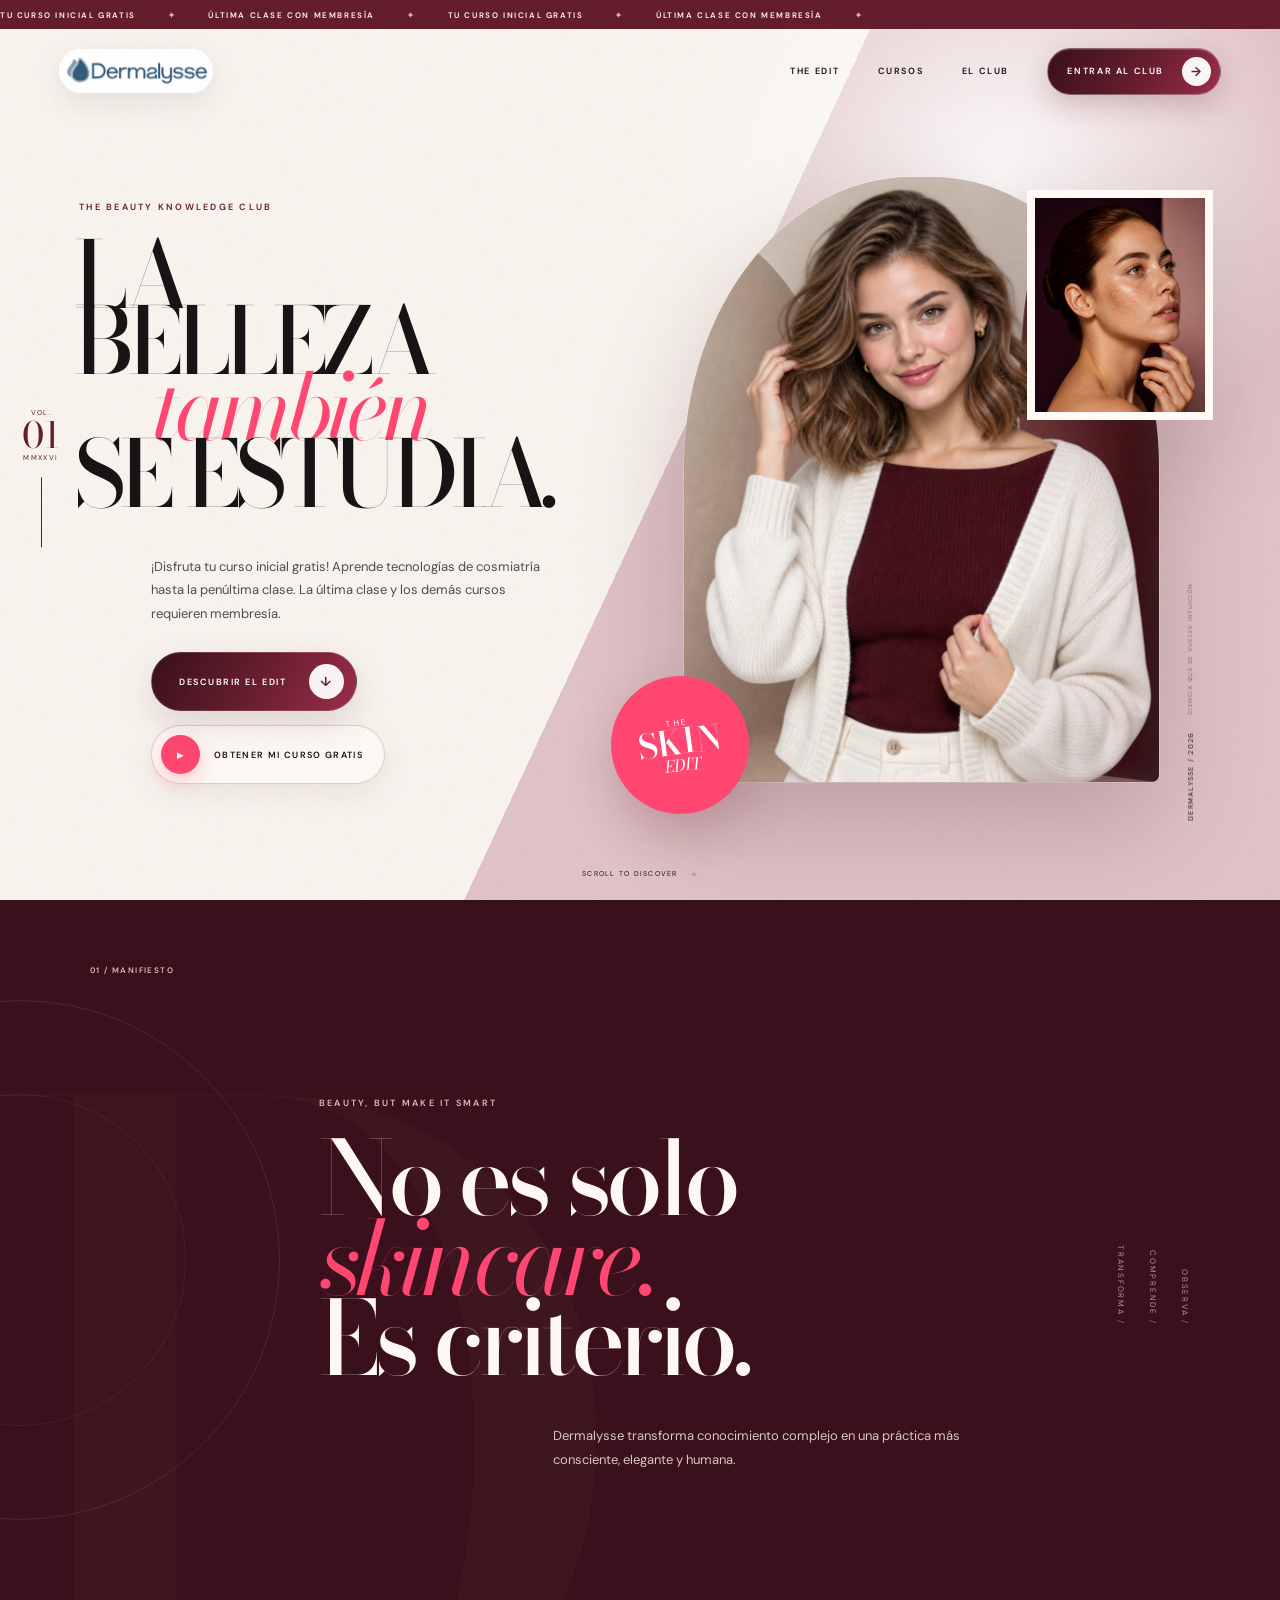
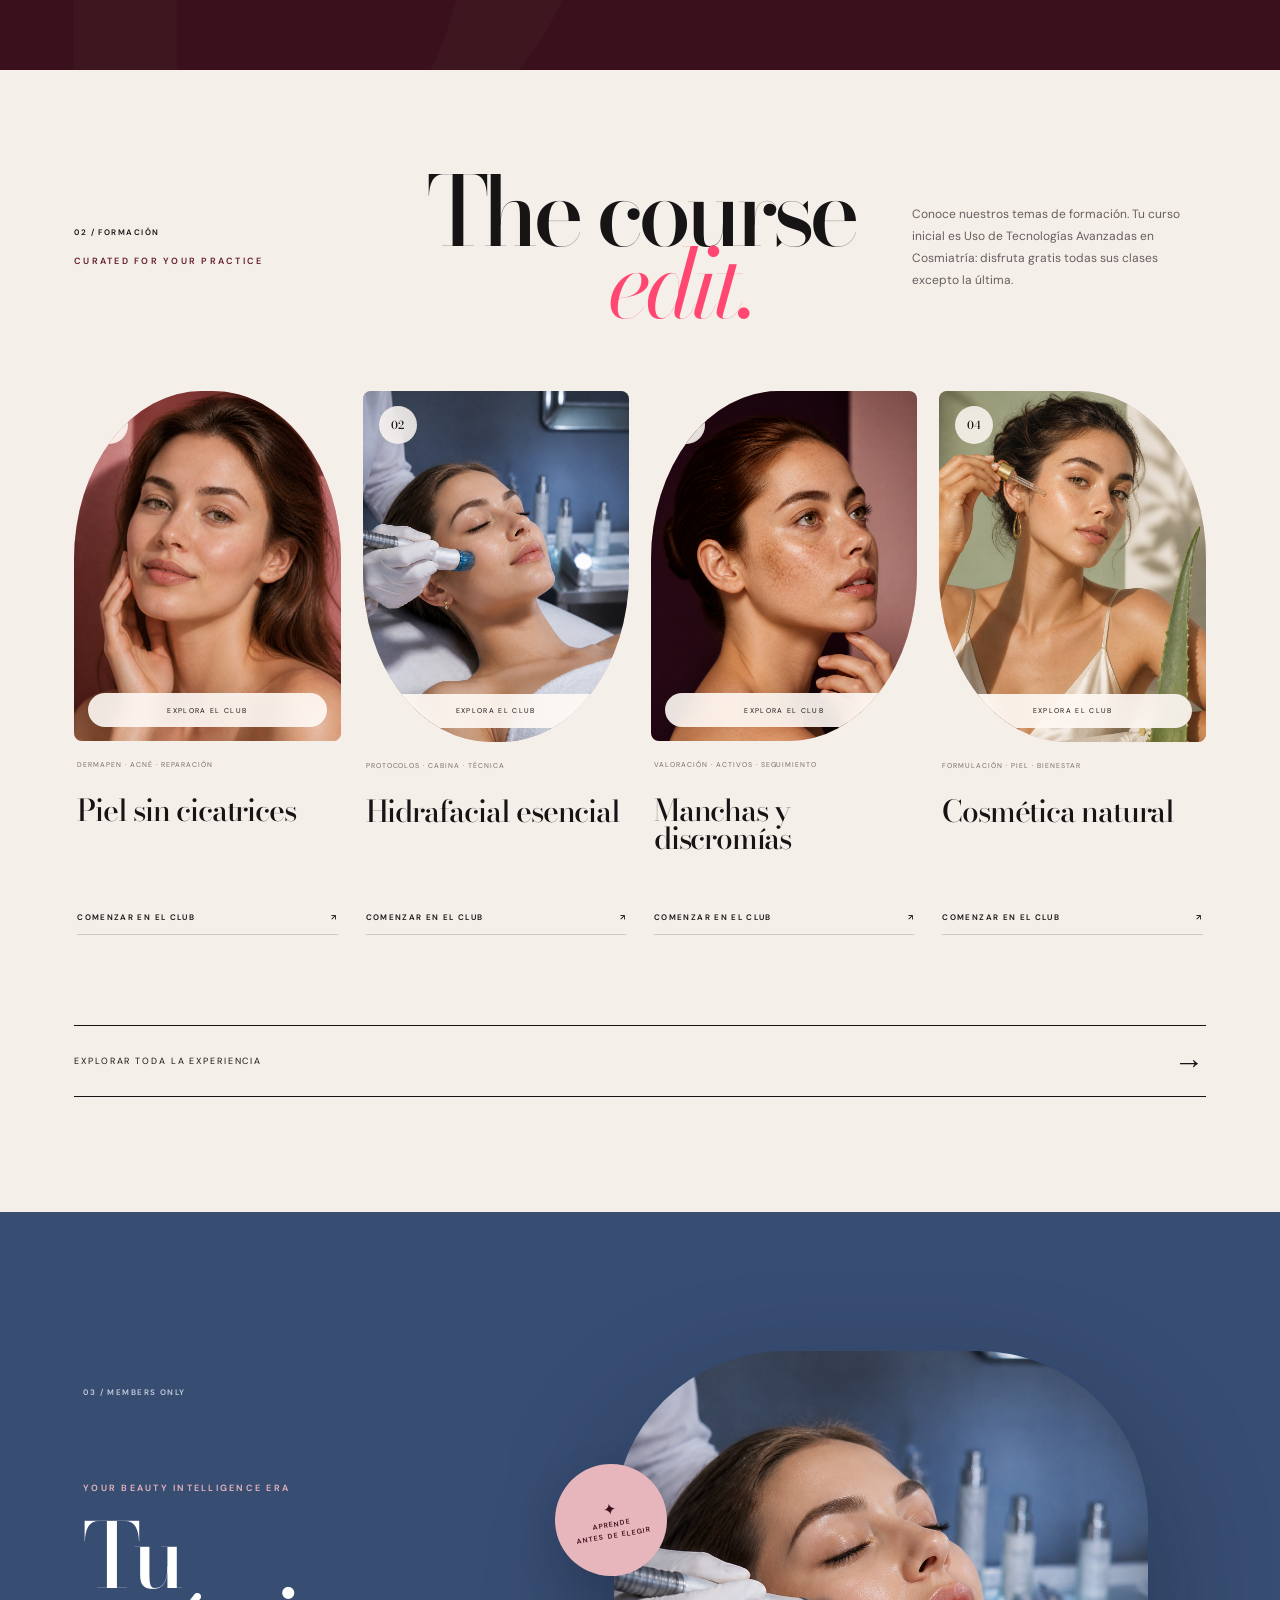
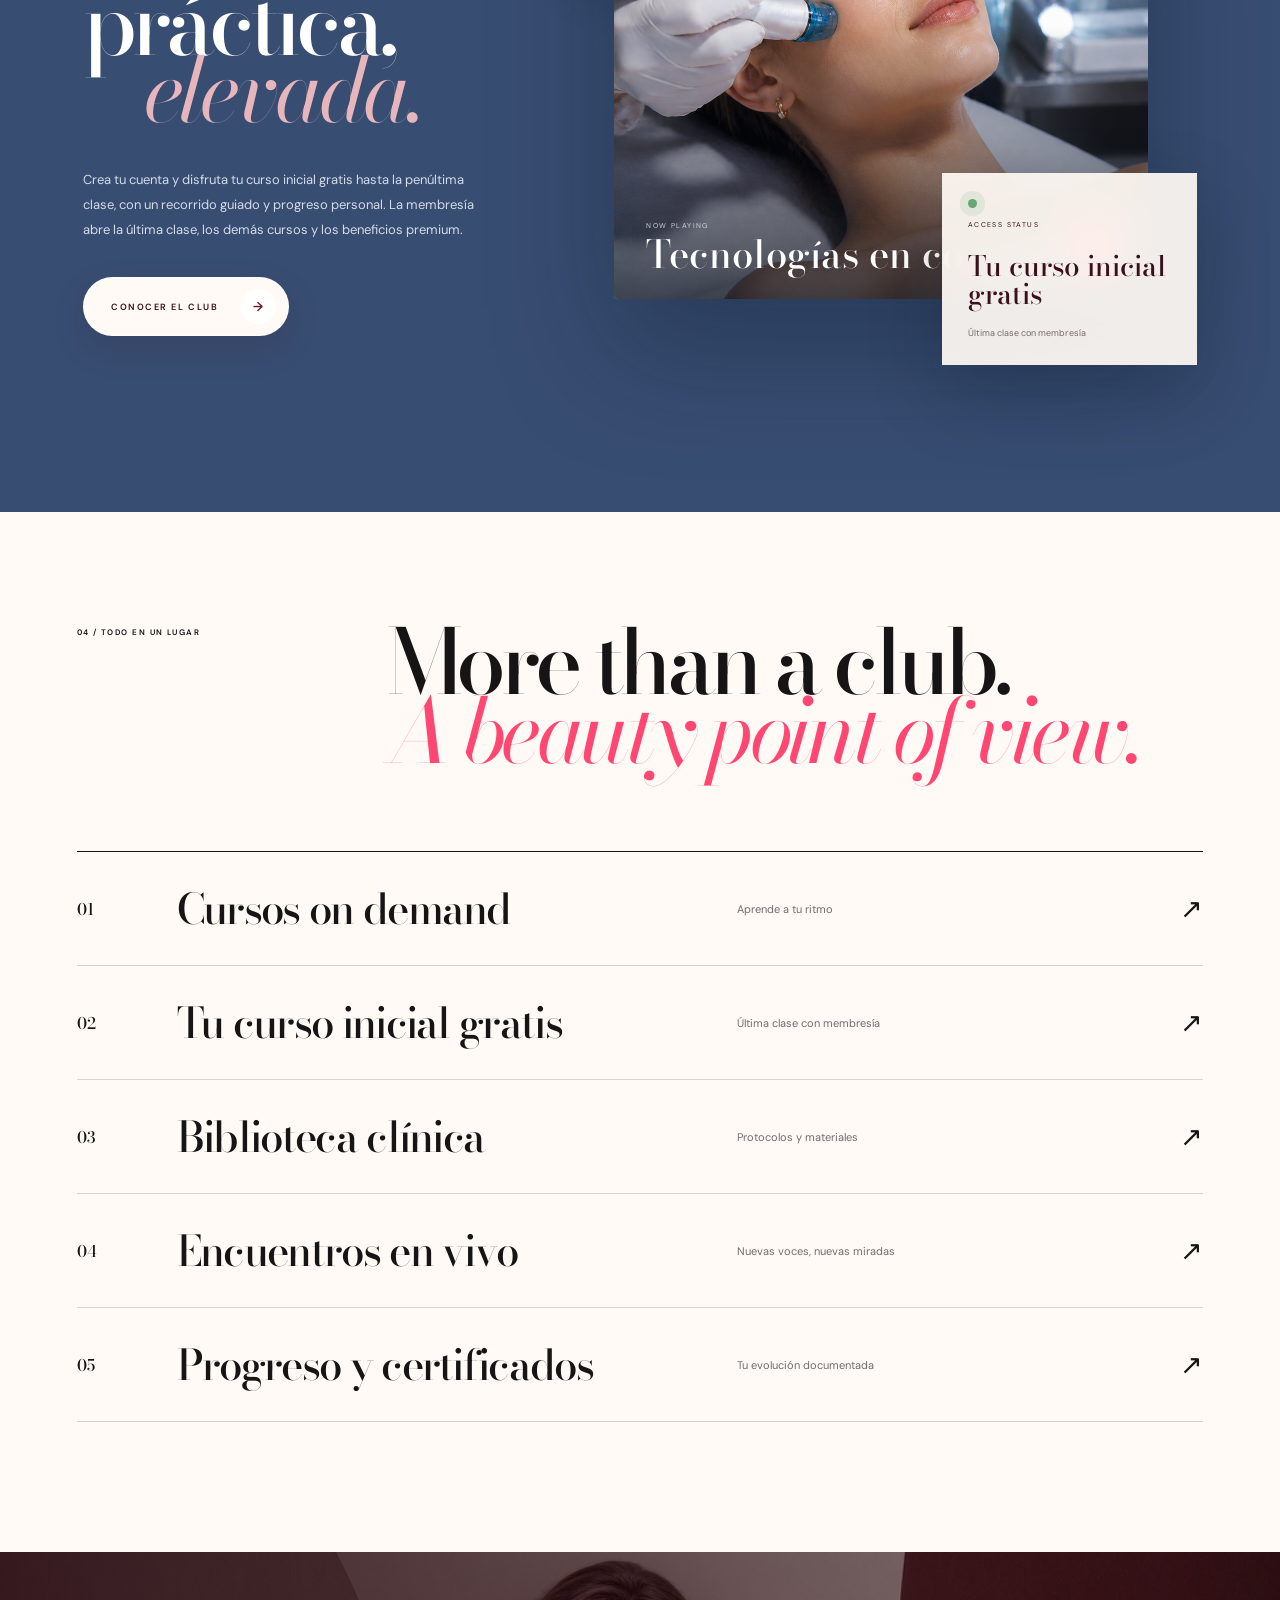
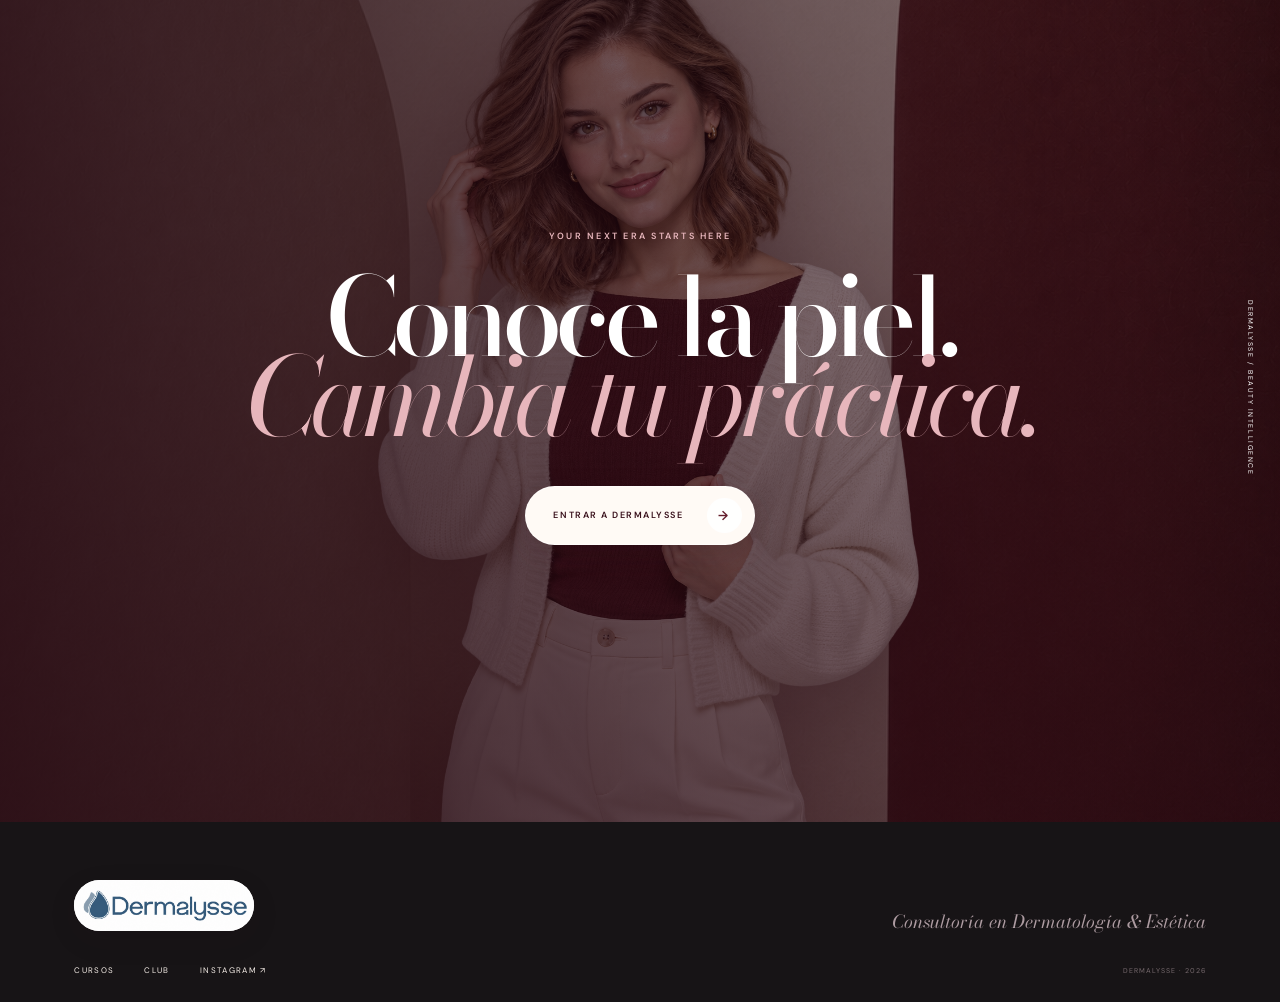
<file: index.html>
<!doctype html>
<html lang="es">
<head>
  <meta charset="utf-8">
  <meta name="viewport" content="width=device-width,initial-scale=1">
  <meta name="description" content="Dermalysse: formación editorial en dermatología, cosmetología y estética. Disfruta tu curso inicial gratis hasta la penúltima clase. La última clase y los demás cursos requieren membresía.">
  <meta name="theme-color" content="#641d2c">
  <title>Dermalysse — The Skin Edit</title>
  <link rel="icon" type="image/png" href="favicon.png">
  <link rel="apple-touch-icon" href="favicon.png">
  <meta property="og:type" content="website">
  <meta property="og:title" content="Dermalysse — The Skin Edit">
  <meta property="og:description" content="La belleza también se estudia.">
  <meta property="og:url" content="https://www.dermalyssemx.com/">
  <meta property="og:image" content="https://www.dermalyssemx.com/img/fashion/social-preview.png">
  <meta name="twitter:card" content="summary_large_image">
  <meta name="twitter:title" content="Dermalysse — The Skin Edit">
  <meta name="twitter:description" content="La belleza también se estudia.">
  <meta name="twitter:image" content="https://www.dermalyssemx.com/img/fashion/social-preview.png">
  <link rel="stylesheet" href="css/fashion.css?v=6.2">
  <script defer src="js/fashion.js"></script>
</head>
<body>
  <main>
    <div class="top-ribbon" aria-label="Beneficio de acceso">
      <div><span>TU CURSO INICIAL GRATIS</span><i>✦</i><span>ÚLTIMA CLASE CON MEMBRESÍA</span><i>✦</i><span>TU CURSO INICIAL GRATIS</span><i>✦</i><span>ÚLTIMA CLASE CON MEMBRESÍA</span><i>✦</i></div>
    </div>

    <header class="fashion-nav">
      <a class="official-logo" href="#inicio" aria-label="Dermalysse, volver al inicio">
        <img src="img/logo-dermalysse.png" alt="Dermalysse" width="1254" height="1254">
      </a>
      <nav class="fashion-links" id="main-navigation" aria-label="Navegación principal">
        <a href="#editorial">The edit</a>
        <a href="#cursos">Cursos</a>
        <a href="#club">El club</a>
        <a class="nav-membership" href="https://club.dermalyssemx.com/?auth=register&amp;course=initial">Entrar al club <span>→</span></a>
      </nav>
      <button class="fashion-menu" type="button" aria-label="Abrir menú" aria-expanded="false" aria-controls="main-navigation"><span></span><span></span></button>
    </header>

    <section class="fashion-hero" id="inicio">
      <div class="hero-grain" aria-hidden="true"></div>
      <div class="issue-mark" aria-hidden="true"><span>VOL.</span><strong>01</strong><small>MMXXVI</small></div>
      <div class="fashion-copy">
        <p class="kicker hero-kicker">THE BEAUTY KNOWLEDGE CLUB</p>
        <h1><span>La belleza</span><em>también</em><span>se estudia.</span></h1>
        <div class="hero-bottom">
          <p>¡Disfruta tu curso inicial gratis! Aprende tecnologías de cosmiatría hasta la penúltima clase. La última clase y los demás cursos requieren membresía.</p>
          <div class="hero-actions">
            <a class="fashion-button fashion-button--wine" href="#cursos">Descubrir el edit <span>↓</span></a>
            <a class="text-action" href="https://club.dermalyssemx.com/?auth=register&amp;course=initial"><i>▶</i> Obtener mi curso gratis</a>
          </div>
        </div>
      </div>
      <div class="hero-collage" aria-label="Editorial Dermalysse">
        <div class="hero-photo hero-photo--main hero-depth">
          <img class="hero-layer hero-layer--back" src="img/fashion/fashion-hero-bg-v6.png" alt="" width="1024" height="1536" aria-hidden="true">
          <span class="hero-depth-glow" aria-hidden="true"></span>
          <img class="hero-layer hero-layer--model" src="img/fashion/fashion-hero-model-v6.png" alt="Musa editorial joven Dermalysse con un conjunto cómodo en marfil y vino" width="1024" height="1536">
        </div>
        <div class="hero-photo hero-photo--detail"><img src="img/fashion/manchas-v2.png" alt="Detalle editorial de piel natural" width="1024" height="1536"></div>
        <div class="editorial-seal" aria-hidden="true"><span>THE</span><strong>SKIN</strong><em>EDIT</em></div>
        <div class="hero-caption"><span>DERMALYSSE / 2026</span><small>Ciencia que se vuelve intuición.</small></div>
      </div>
      <a class="scroll-note" href="#editorial"><span>Scroll to discover</span><i>↓</i></a>
    </section>

    <section class="fashion-statement" id="editorial">
      <div class="statement-orbit" aria-hidden="true"></div>
      <p class="section-index">01 / MANIFIESTO</p>
      <div class="statement-copy" data-reveal>
        <p class="kicker">BEAUTY, BUT MAKE IT SMART</p>
        <h2>No es solo <em>skincare.</em><br>Es criterio.</h2>
        <p class="statement-lead">Dermalysse transforma conocimiento complejo en una práctica más consciente, elegante y humana.</p>
      </div>
      <div class="statement-side" data-reveal><span>OBSERVA</span><span>COMPRENDE</span><span>TRANSFORMA</span></div>
      <div class="statement-monogram" aria-hidden="true">D</div>
    </section>

    <section class="course-edit" id="cursos">
      <div class="edit-heading">
        <div><p class="section-index">02 / FORMACIÓN</p><p class="kicker">CURATED FOR YOUR PRACTICE</p></div>
        <h2 data-reveal>The course <em>edit.</em></h2>
        <p data-reveal>Conoce nuestros temas de formación. Tu curso inicial es Uso de Tecnologías Avanzadas en Cosmiatría: disfruta gratis todas sus clases excepto la última.</p>
      </div>
      <div class="editorial-grid">
        <article class="course-card course-card--lead" data-reveal>
          <div class="course-photo"><img src="img/fashion/piel-sin-cicatrices-v3.png" alt="Retrato editorial con textura natural de piel" width="1024" height="1536" loading="lazy"><span class="course-number">01</span><span class="free-tag">EXPLORA EL CLUB</span></div>
          <div class="course-meta"><p>Dermapen · Acné · Reparación</p><h3>Piel sin cicatrices</h3><a href="https://club.dermalyssemx.com/?auth=register&amp;course=initial">Comenzar en el club <span>↗</span></a></div>
        </article>
        <article class="course-card course-card--blue" data-reveal>
          <div class="course-photo"><img src="img/fashion/hidrafacial-v2.png" alt="Tratamiento hidrafacial profesional en estudio azul" width="1024" height="1536" loading="lazy"><span class="course-number">02</span><span class="free-tag">EXPLORA EL CLUB</span></div>
          <div class="course-meta"><p>Protocolos · Cabina · Técnica</p><h3>Hidrafacial esencial</h3><a href="https://club.dermalyssemx.com/?auth=register&amp;course=initial">Comenzar en el club <span>↗</span></a></div>
        </article>
        <article class="course-card course-card--wine" data-reveal>
          <div class="course-photo"><img src="img/fashion/manchas-v2.png" alt="Retrato editorial con pigmentación natural de la piel" width="1024" height="1536" loading="lazy"><span class="course-number">03</span><span class="free-tag">EXPLORA EL CLUB</span></div>
          <div class="course-meta"><p>Valoración · Activos · Seguimiento</p><h3>Manchas y discromías</h3><a href="https://club.dermalyssemx.com/?auth=register&amp;course=initial">Comenzar en el club <span>↗</span></a></div>
        </article>
        <article class="course-card course-card--sage" data-reveal>
          <div class="course-photo"><img src="img/fashion/cosmetica-natural-v2.png" alt="Modelo editorial con sérum, aloe y cosmética natural" width="1024" height="1536" loading="lazy"><span class="course-number">04</span><span class="free-tag">EXPLORA EL CLUB</span></div>
          <div class="course-meta"><p>Formulación · Piel · Bienestar</p><h3>Cosmética natural</h3><a href="https://club.dermalyssemx.com/?auth=register&amp;course=initial">Comenzar en el club <span>↗</span></a></div>
        </article>
      </div>
      <a class="wide-link" href="#club"><span>Explorar toda la experiencia</span><i>→</i></a>
    </section>

    <section class="membership" id="club">
      <div class="membership-copy">
        <p class="section-index">03 / MEMBERS ONLY</p>
        <p class="kicker">YOUR BEAUTY INTELLIGENCE ERA</p>
        <h2 data-reveal>Tu práctica,<br><em>elevada.</em></h2>
        <p data-reveal>Crea tu cuenta y disfruta tu curso inicial gratis hasta la penúltima clase, con un recorrido guiado y progreso personal. La membresía abre la última clase, los demás cursos y los beneficios premium.</p>
        <a class="fashion-button fashion-button--light" href="https://club.dermalyssemx.com/?auth=register&amp;course=initial">Conocer el club <span>→</span></a>
      </div>
      <div class="membership-look" data-reveal>
        <div class="look-card look-card--image">
          <img src="img/fashion/hidrafacial-v2.png" alt="Clase de hidrafacial dentro del club" width="1024" height="1536" loading="lazy">
          <div><span>NOW PLAYING</span><strong>Tecnologías en cosmiatría</strong></div>
          <a href="https://club.dermalyssemx.com/?auth=register&amp;course=initial" aria-label="Comenzar mi curso inicial gratis">▶</a>
        </div>
        <div class="look-card look-card--access"><span class="access-pulse"></span><small>ACCESS STATUS</small><strong>Tu curso inicial<br>gratis</strong><p>Última clase con membresía</p></div>
        <div class="look-note"><i>✦</i><span>APRENDE<br>ANTES DE ELEGIR</span></div>
      </div>
    </section>

    <section class="club-index">
      <div class="club-index-head"><p class="section-index">04 / TODO EN UN LUGAR</p><h2 data-reveal>More than a club.<br><em>A beauty point of view.</em></h2></div>
      <div class="benefit-list">
        <div class="benefit-row" data-reveal><span>01</span><h3>Cursos on demand</h3><p>Aprende a tu ritmo</p><i>↗</i></div>
        <div class="benefit-row" data-reveal><span>02</span><h3>Tu curso inicial gratis</h3><p>Última clase con membresía</p><i>↗</i></div>
        <div class="benefit-row" data-reveal><span>03</span><h3>Biblioteca clínica</h3><p>Protocolos y materiales</p><i>↗</i></div>
        <div class="benefit-row" data-reveal><span>04</span><h3>Encuentros en vivo</h3><p>Nuevas voces, nuevas miradas</p><i>↗</i></div>
        <div class="benefit-row" data-reveal><span>05</span><h3>Progreso y certificados</h3><p>Tu evolución documentada</p><i>↗</i></div>
      </div>
    </section>

    <section class="final-fashion">
      <div class="final-photo">
        <img class="final-photo-back" src="img/fashion/fashion-hero-bg-v6.png" alt="" width="1024" height="1536" loading="lazy" aria-hidden="true">
        <img class="final-photo-model" src="img/fashion/fashion-hero-model-v6.png" alt="Retrato editorial de una joven profesional Dermalysse" width="1024" height="1536" loading="lazy">
      </div>
      <div class="final-overlay"></div>
      <div class="final-copy" data-reveal><p class="kicker">YOUR NEXT ERA STARTS HERE</p><h2>Conoce la piel.<br><em>Cambia tu práctica.</em></h2><a class="fashion-button fashion-button--light" href="https://club.dermalyssemx.com/?auth=register&amp;course=initial">Entrar a Dermalysse <span>→</span></a></div>
      <span class="final-vertical">DERMALYSSE / BEAUTY INTELLIGENCE</span>
    </section>

    <footer class="fashion-footer">
      <a class="official-logo official-logo--footer" href="#inicio" aria-label="Dermalysse, volver al inicio"><img src="img/logo-dermalysse.png" alt="Dermalysse" width="1254" height="1254" loading="lazy"></a>
      <p>Consultoría en Dermatología &amp; Estética</p>
      <div><a href="#cursos">Cursos</a><a href="#club">Club</a><a href="https://www.instagram.com/dermalysseconsulta" target="_blank" rel="noreferrer">Instagram ↗</a></div>
      <small>Dermalysse · 2026</small>
    </footer>

  </main>
</body>
</html>
</file>
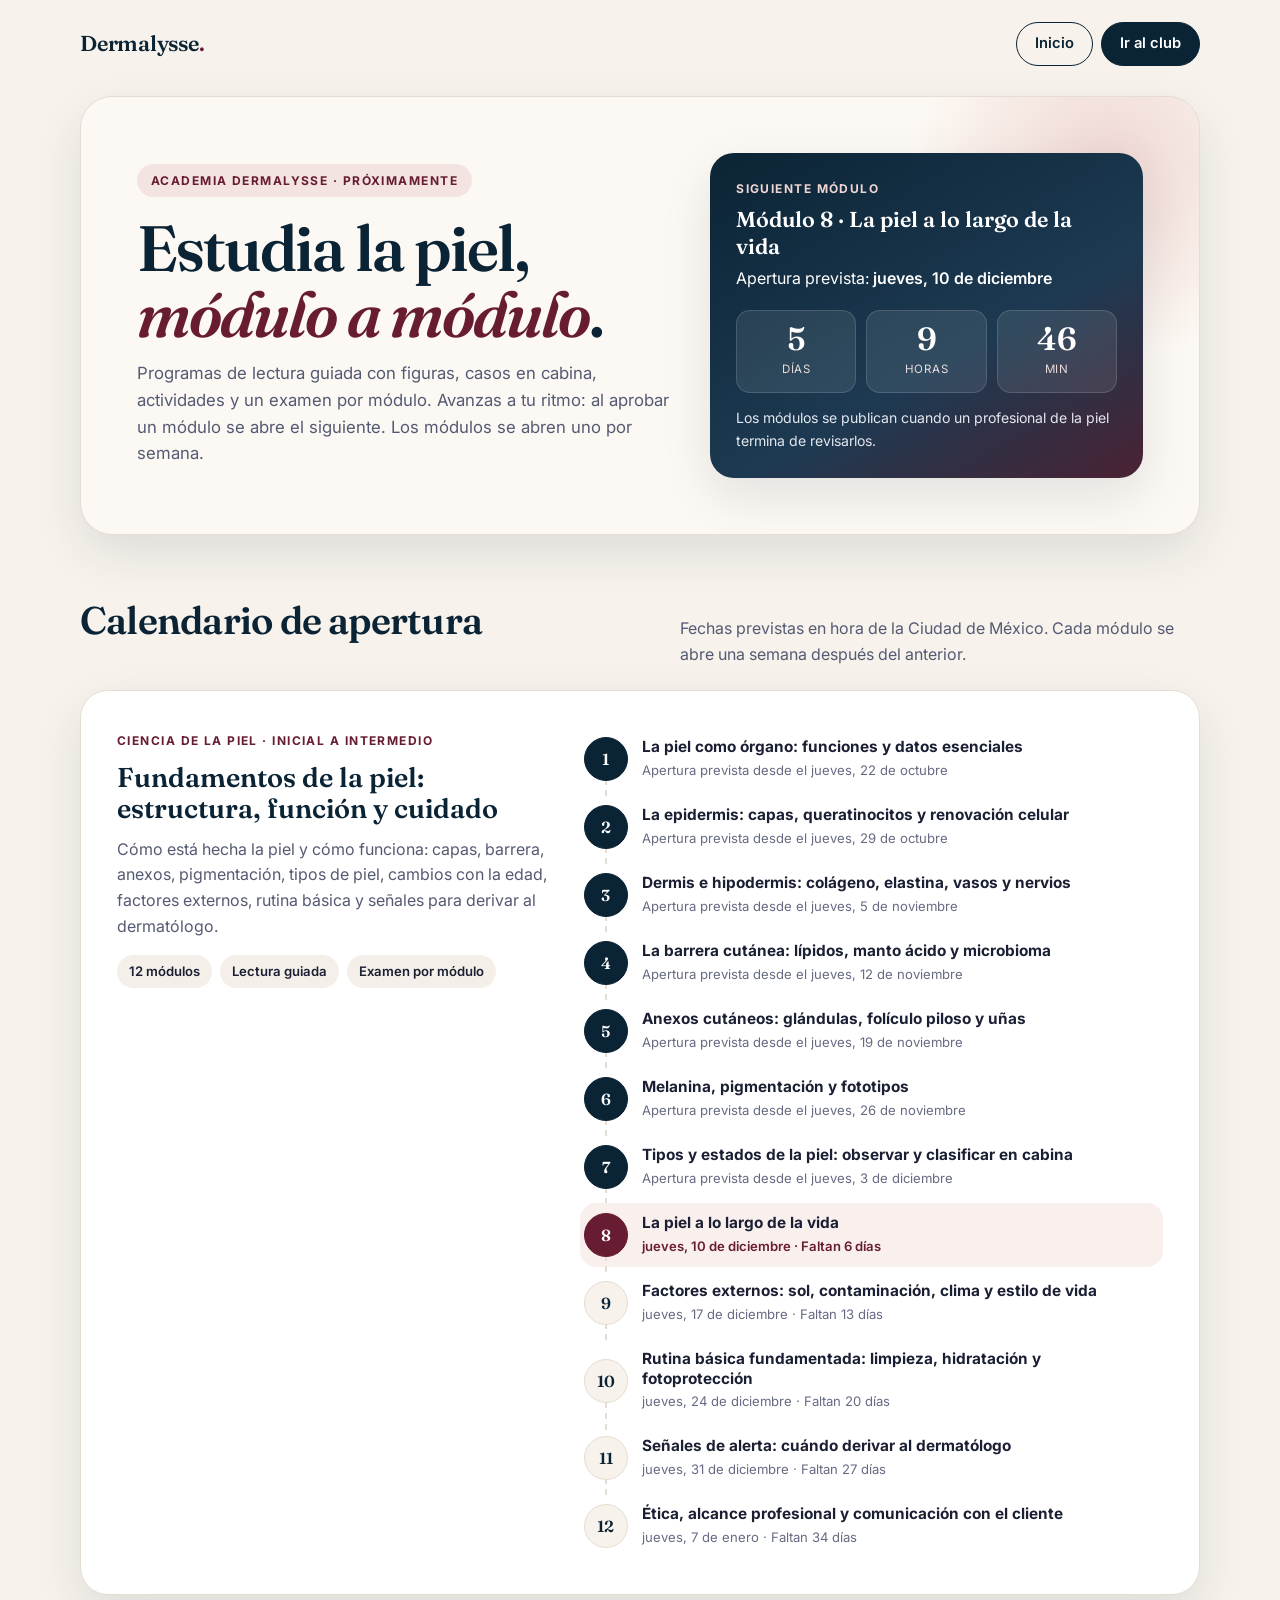
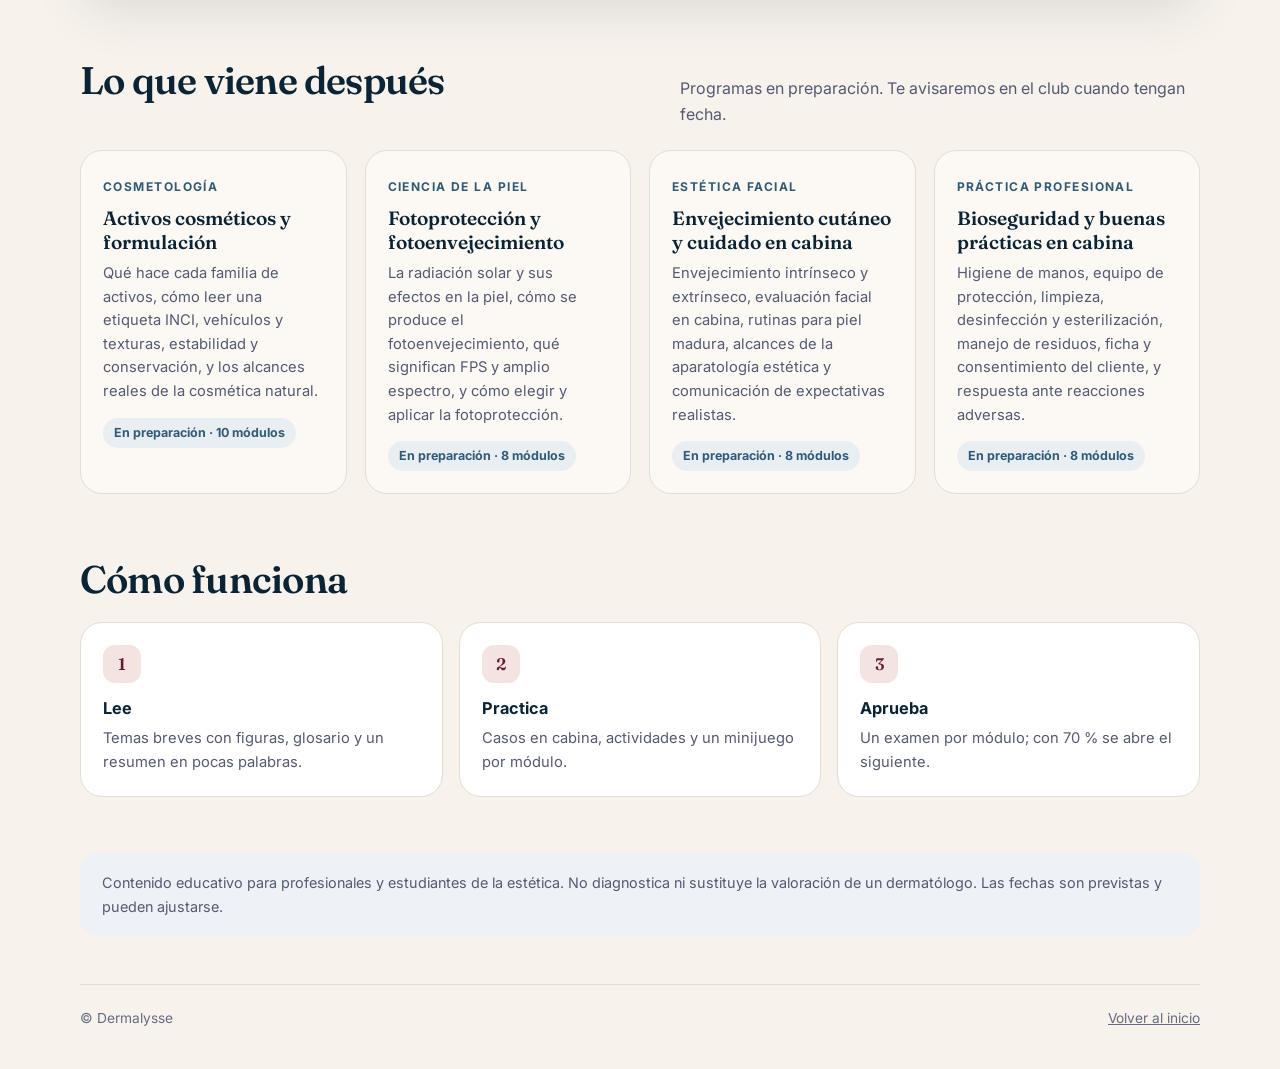
<file: academia/index.html>
<!doctype html>
<html lang="es-MX">
<head>
<meta charset="utf-8">
<meta name="viewport" content="width=device-width, initial-scale=1">
<title>Academia Dermalysse · Próximamente</title>
<meta name="description" content="Programas de lectura guiada sobre la ciencia de la piel y la práctica profesional en estética. Calendario de apertura de la Academia Dermalysse.">
<meta name="robots" content="index, follow">
<meta property="og:title" content="Academia Dermalysse · Próximamente">
<meta property="og:description" content="Programas de lectura guiada sobre la ciencia de la piel. Conoce el calendario de apertura.">
<link rel="preconnect" href="https://fonts.googleapis.com">
<link rel="preconnect" href="https://fonts.gstatic.com" crossorigin>
<link href="https://fonts.googleapis.com/css2?family=Fraunces:opsz,wght@9..144,500;9..144,600&family=Inter:wght@400;500;600;700&display=swap" rel="stylesheet">
<style>
  :root {
    --crema: #f7f2ec; --papel: #fcf8f3; --blanco: #ffffff; --linea: #e5ddd2;
    --vino: #681c31; --vino-2: #8f4056; --tinta: #0b2435; --azul: #315a76; --rosa: #d9a09b;
    --texto: #1b1f33; --texto-2: #545a72; --texto-3: #666b83;
    --sombra: 0 18px 50px rgba(11, 36, 53, .10);
    --serif: 'Fraunces', Georgia, 'Times New Roman', serif; --sans: 'Inter', system-ui, -apple-system, 'Segoe UI', sans-serif;
  }
  * { box-sizing: border-box; }
  html { -webkit-text-size-adjust: 100%; }
  body { margin: 0; background: var(--crema); color: var(--texto); font: 400 16px/1.6 var(--sans); }
  a { color: inherit; }
  .envoltura { width: min(1120px, 100% - 32px); margin-inline: auto; }
  header.barra { display: flex; align-items: center; justify-content: space-between; gap: 16px; padding: 22px 0; }
  .marca { font: 600 1.35rem/1 var(--serif); letter-spacing: -.01em; text-decoration: none; color: var(--tinta); }
  .marca span { color: var(--vino); }
  .barra nav { display: flex; gap: 8px; flex-wrap: wrap; }
  .boton { display: inline-flex; align-items: center; justify-content: center; gap: 8px; min-height: 44px; padding: 0 18px; border-radius: 999px; border: 1px solid var(--tinta); font-weight: 600; font-size: .92rem; text-decoration: none; transition: background .2s, color .2s; }
  .boton--solido { background: var(--tinta); color: #fff; }
  .boton--solido:hover { background: var(--vino); border-color: var(--vino); }
  .boton--linea { color: var(--tinta); background: transparent; }
  .boton--linea:hover { background: var(--tinta); color: #fff; }
  .boton:focus-visible { outline: 3px solid var(--vino-2); outline-offset: 3px; }

  .portada { position: relative; overflow: hidden; display: grid; grid-template-columns: minmax(0, 1.25fr) minmax(0, 1fr); gap: 32px; align-items: center; margin-top: 8px; padding: clamp(28px, 5vw, 56px); border-radius: 32px; background: var(--papel); border: 1px solid var(--linea); box-shadow: var(--sombra); isolation: isolate; }
  .portada::after { content: ''; position: absolute; z-index: -1; right: -120px; top: -140px; width: 420px; aspect-ratio: 1; border-radius: 50%; background: radial-gradient(circle, rgba(217, 160, 155, .38), transparent 65%); }
  .sello { display: inline-flex; align-items: center; gap: 8px; padding: 7px 14px; border-radius: 999px; background: #f3e4e2; color: var(--vino); font-size: .75rem; font-weight: 700; letter-spacing: .12em; text-transform: uppercase; }
  .portada h1 { margin: 18px 0 14px; font: 600 clamp(2.3rem, 6vw, 4rem)/1.02 var(--serif); letter-spacing: -.03em; color: var(--tinta); }
  .portada h1 em { font-style: italic; color: var(--vino); }
  .portada p { margin: 0; max-width: 54ch; color: var(--texto-2); font-size: 1.05rem; }
  .cuenta { padding: 26px; border-radius: 24px; background: linear-gradient(150deg, var(--tinta), #1d3a52 60%, #4a2233); color: #fff; box-shadow: var(--sombra); }
  .cuenta small { display: block; color: #f0d6d3; font-size: .75rem; font-weight: 700; letter-spacing: .12em; text-transform: uppercase; }
  .cuenta strong { display: block; margin: 8px 0 6px; font: 600 1.35rem/1.25 var(--serif); }
  .cuenta .fecha { color: #fff; font-weight: 600; }
  .reloj { display: grid; grid-template-columns: repeat(3, 1fr); gap: 10px; margin: 18px 0 14px; }
  .reloj div { padding: 12px 6px; border-radius: 14px; background: rgba(255, 255, 255, .09); border: 1px solid rgba(255, 255, 255, .14); text-align: center; }
  .reloj b { display: block; font: 600 2rem/1 var(--serif); font-variant-numeric: tabular-nums; }
  .reloj span { font-size: .72rem; color: #e9dcdc; letter-spacing: .06em; text-transform: uppercase; }
  .cuenta p { margin: 0; color: #e4e7ef; font-size: .88rem; }

  section { margin-top: 64px; }
  .titulo-seccion { display: flex; align-items: baseline; justify-content: space-between; gap: 16px; flex-wrap: wrap; margin-bottom: 22px; }
  .titulo-seccion h2 { margin: 0; font: 600 clamp(1.7rem, 3.5vw, 2.4rem)/1.1 var(--serif); letter-spacing: -.02em; color: var(--tinta); }
  .titulo-seccion p { margin: 0; color: var(--texto-2); max-width: 52ch; }
  .etiqueta { color: var(--vino); font-size: .75rem; font-weight: 700; letter-spacing: .12em; text-transform: uppercase; }

  .programa { display: grid; grid-template-columns: minmax(0, .85fr) minmax(0, 1.15fr); gap: 32px; padding: clamp(22px, 4vw, 36px); border-radius: 28px; background: var(--blanco); border: 1px solid var(--linea); box-shadow: var(--sombra); }
  .programa h3 { margin: 10px 0 12px; font: 600 1.7rem/1.15 var(--serif); color: var(--tinta); }
  .programa > div > p { margin: 0 0 16px; color: var(--texto-2); }
  .datos { display: flex; flex-wrap: wrap; gap: 8px; }
  .datos span { padding: 6px 12px; border-radius: 999px; background: #f4efe8; color: var(--texto); font-size: .82rem; font-weight: 600; }
  .ruta { list-style: none; margin: 0; padding: 0; display: grid; gap: 4px; counter-reset: modulo; }
  .ruta li { position: relative; display: grid; grid-template-columns: 44px minmax(0, 1fr); gap: 14px; align-items: center; padding: 10px 12px 10px 4px; border-radius: 16px; }
  .ruta li:not(:last-child)::before { content: ''; position: absolute; left: 25px; top: 52px; bottom: -8px; width: 2px; background: repeating-linear-gradient(var(--linea) 0 6px, transparent 6px 11px); }
  .ruta .num { position: relative; z-index: 1; display: grid; place-items: center; width: 44px; height: 44px; border-radius: 50%; background: var(--crema); border: 1px solid var(--linea); color: var(--tinta); font: 600 1rem/1 var(--serif); }
  .ruta li.es-proximo { background: #f9efed; }
  .ruta li.es-proximo .num { background: var(--vino); border-color: var(--vino); color: #fff; }
  .ruta li.es-abierto .num { background: var(--tinta); border-color: var(--tinta); color: #fff; }
  .ruta strong { display: block; font-size: .96rem; line-height: 1.3; color: var(--texto); }
  .ruta small { display: block; margin-top: 3px; color: var(--texto-3); font-size: .82rem; }
  .ruta li.es-proximo small { color: var(--vino); font-weight: 600; }

  .otros { display: grid; grid-template-columns: repeat(auto-fill, minmax(min(250px, 100%), 1fr)); gap: 18px; }
  .otro { padding: 22px; border-radius: 22px; background: var(--papel); border: 1px solid var(--linea); }
  .otro .etiqueta { color: var(--azul); }
  .otro h3 { margin: 8px 0 8px; font: 600 1.2rem/1.25 var(--serif); color: var(--tinta); }
  .otro p { margin: 0 0 14px; color: var(--texto-2); font-size: .92rem; }
  .otro .pronto { display: inline-block; padding: 5px 11px; border-radius: 999px; background: #e9eef3; color: var(--azul); font-size: .78rem; font-weight: 700; }

  .pasos { display: grid; grid-template-columns: repeat(auto-fit, minmax(min(220px, 100%), 1fr)); gap: 16px; counter-reset: paso; }
  .paso { padding: 22px; border-radius: 22px; background: var(--blanco); border: 1px solid var(--linea); }
  .paso b { display: grid; place-items: center; width: 38px; height: 38px; margin-bottom: 12px; border-radius: 12px; background: #f3e4e2; color: var(--vino); font: 600 1.05rem/1 var(--serif); }
  .paso h3 { margin: 0 0 6px; font-size: 1.02rem; color: var(--tinta); }
  .paso p { margin: 0; color: var(--texto-2); font-size: .92rem; }

  .aviso { margin-top: 56px; padding: 18px 22px; border-radius: 18px; background: #eef1f5; color: var(--texto-2); font-size: .9rem; }
  footer { margin: 48px 0 40px; padding-top: 22px; border-top: 1px solid var(--linea); display: flex; justify-content: space-between; gap: 12px; flex-wrap: wrap; color: var(--texto-3); font-size: .86rem; }

  @media (max-width: 860px) {
    .portada, .programa { grid-template-columns: minmax(0, 1fr); }
    .portada { border-radius: 26px; }
  }
  @media (max-width: 520px) {
    .barra nav .boton--linea { display: none; }
    .reloj b { font-size: 1.6rem; }
  }
  @media (prefers-reduced-motion: reduce) { * { transition: none !important; } }
</style>
</head>
<body>
  <div class="envoltura">
    <header class="barra">
      <a class="marca" href="/">Dermalysse<span>.</span></a>
      <nav aria-label="Principal">
        <a class="boton boton--linea" href="/">Inicio</a>
        <a class="boton boton--solido" href="https://club.dermalyssemx.com/">Ir al club</a>
      </nav>
    </header>

    <main>
      <div class="portada">
        <div>
          <span class="sello">Academia Dermalysse · Próximamente</span>
          <h1>Estudia la piel, <em>módulo a módulo</em>.</h1>
          <p>Programas de lectura guiada con figuras, casos en cabina, actividades y un examen por módulo. Avanzas a tu ritmo: al aprobar un módulo se abre el siguiente. Los módulos se abren uno por semana.</p>
        </div>
        <aside class="cuenta" aria-live="polite">
          <small>Primer módulo</small>
          <strong id="cuenta-titulo">La piel como órgano: funciones y datos esenciales</strong>
          <div>Apertura prevista: <span class="fecha" id="cuenta-fecha">—</span></div>
          <div class="reloj" role="timer" aria-label="Tiempo para la apertura">
            <div><b id="r-d">–</b><span>días</span></div>
            <div><b id="r-h">–</b><span>horas</span></div>
            <div><b id="r-m">–</b><span>min</span></div>
          </div>
          <p id="cuenta-nota">Los módulos se publican cuando un profesional de la piel termina de revisarlos.</p>
        </aside>
      </div>

      <section aria-labelledby="t-piloto">
        <div class="titulo-seccion">
          <h2 id="t-piloto">Calendario de apertura</h2>
          <p>Fechas previstas en hora de la Ciudad de México. Cada módulo se abre una semana después del anterior.</p>
        </div>
        <article class="programa">
          <div>
            <span class="etiqueta">Ciencia de la piel · Inicial a Intermedio</span>
            <h3>Fundamentos de la piel: estructura, función y cuidado</h3>
            <p>Cómo está hecha la piel y cómo funciona: capas, barrera, anexos, pigmentación, tipos de piel, cambios con la edad, factores externos, rutina básica y señales para derivar al dermatólogo.</p>
            <div class="datos"><span>12 módulos</span><span>Lectura guiada</span><span>Examen por módulo</span></div>
          </div>
          <ol class="ruta" id="ruta"></ol>
        </article>
      </section>

      <section aria-labelledby="t-otros">
        <div class="titulo-seccion">
          <h2 id="t-otros">Lo que viene después</h2>
          <p>Programas en preparación. Te avisaremos en el club cuando tengan fecha.</p>
        </div>
        <div class="otros">
          <article class="otro"><span class="etiqueta">Cosmetología</span><h3>Activos cosméticos y formulación</h3><p>Qué hace cada familia de activos, cómo leer una etiqueta INCI, vehículos y texturas, estabilidad y conservación, y los alcances reales de la cosmética natural.</p><span class="pronto">En preparación · 10 módulos</span></article>
          <article class="otro"><span class="etiqueta">Ciencia de la piel</span><h3>Fotoprotección y fotoenvejecimiento</h3><p>La radiación solar y sus efectos en la piel, cómo se produce el fotoenvejecimiento, qué significan FPS y amplio espectro, y cómo elegir y aplicar la fotoprotección.</p><span class="pronto">En preparación · 8 módulos</span></article>
          <article class="otro"><span class="etiqueta">Estética facial</span><h3>Envejecimiento cutáneo y cuidado en cabina</h3><p>Envejecimiento intrínseco y extrínseco, evaluación facial en cabina, rutinas para piel madura, alcances de la aparatología estética y comunicación de expectativas realistas.</p><span class="pronto">En preparación · 8 módulos</span></article>
          <article class="otro"><span class="etiqueta">Práctica profesional</span><h3>Bioseguridad y buenas prácticas en cabina</h3><p>Higiene de manos, equipo de protección, limpieza, desinfección y esterilización, manejo de residuos, ficha y consentimiento del cliente, y respuesta ante reacciones adversas.</p><span class="pronto">En preparación · 8 módulos</span></article>
        </div>
      </section>

      <section aria-labelledby="t-como">
        <div class="titulo-seccion"><h2 id="t-como">Cómo funciona</h2></div>
        <div class="pasos">
          <div class="paso"><b>1</b><h3>Lee</h3><p>Temas breves con figuras, glosario y un resumen en pocas palabras.</p></div>
          <div class="paso"><b>2</b><h3>Practica</h3><p>Casos en cabina, actividades y un minijuego por módulo.</p></div>
          <div class="paso"><b>3</b><h3>Aprueba</h3><p>Un examen por módulo; con 70 % se abre el siguiente.</p></div>
        </div>
      </section>

      <p class="aviso">Contenido educativo para profesionales y estudiantes de la estética. No diagnostica ni sustituye la valoración de un dermatólogo. Las fechas son previstas y pueden ajustarse.</p>
    </main>

    <footer><span>© Dermalysse</span><a href="/">Volver al inicio</a></footer>
  </div>

<script>
(() => {
  const programa = {"lanzamiento":{"inicio":"2026-10-22","cadaDias":7},"modulos":[{"n":1,"titulo":"La piel como órgano: funciones y datos esenciales"},{"n":2,"titulo":"La epidermis: capas, queratinocitos y renovación celular"},{"n":3,"titulo":"Dermis e hipodermis: colágeno, elastina, vasos y nervios"},{"n":4,"titulo":"La barrera cutánea: lípidos, manto ácido y microbioma"},{"n":5,"titulo":"Anexos cutáneos: glándulas, folículo piloso y uñas"},{"n":6,"titulo":"Melanina, pigmentación y fototipos"},{"n":7,"titulo":"Tipos y estados de la piel: observar y clasificar en cabina"},{"n":8,"titulo":"La piel a lo largo de la vida"},{"n":9,"titulo":"Factores externos: sol, contaminación, clima y estilo de vida"},{"n":10,"titulo":"Rutina básica fundamentada: limpieza, hidratación y fotoprotección"},{"n":11,"titulo":"Señales de alerta: cuándo derivar al dermatólogo"},{"n":12,"titulo":"Ética, alcance profesional y comunicación con el cliente"}]};
  const ZONA = 'America/Mexico_City';
  // 00:00 de la Ciudad de México (UTC−6, sin horario de verano) del día indicado.
  const inicio = programa.lanzamiento ? new Date(programa.lanzamiento.inicio + 'T06:00:00Z') : null;
  const cada = programa.lanzamiento?.cadaDias ?? 7;
  const fechaDe = (n) => inicio ? new Date(inicio.getTime() + (n - 1) * cada * 86400000) : null;
  const fmt = new Intl.DateTimeFormat('es-MX', { timeZone: ZONA, weekday: 'long', day: 'numeric', month: 'long' });
  const texto = (s) => document.createTextNode(s);
  const dias = (d) => Math.ceil((d - Date.now()) / 86400000);
  const falta = (d) => { const n = dias(d); return n <= 0 ? 'Fecha prevista alcanzada' : n === 1 ? 'Falta 1 día' : 'Faltan ' + n + ' días'; };

  const ruta = document.getElementById('ruta');
  const proximo = programa.modulos.find((m) => fechaDe(m.n) && fechaDe(m.n) > Date.now());
  for (const m of programa.modulos) {
    const d = fechaDe(m.n);
    const li = document.createElement('li');
    if (proximo && m.n === proximo.n) li.className = 'es-proximo';
    else if (d && d <= Date.now()) li.className = 'es-abierto';
    const num = document.createElement('span'); num.className = 'num'; num.appendChild(texto(String(m.n)));
    const cuerpo = document.createElement('div');
    const t = document.createElement('strong'); t.appendChild(texto(m.titulo));
    const s = document.createElement('small');
    s.appendChild(texto(d ? (d <= Date.now() ? 'Apertura prevista desde el ' + fmt.format(d) : fmt.format(d) + ' · ' + falta(d)) : 'Fecha por definir'));
    cuerpo.append(t, s); li.append(num, cuerpo); ruta.appendChild(li);
  }

  const objetivo = proximo ?? programa.modulos[0];
  const fecha = fechaDe(objetivo.n);
  document.getElementById('cuenta-titulo').textContent = 'Módulo ' + objetivo.n + ' · ' + objetivo.titulo;
  if (proximo && objetivo.n > 1) document.querySelector('.cuenta small').textContent = 'Siguiente módulo';
  document.getElementById('cuenta-fecha').textContent = fecha ? fmt.format(fecha) : 'por definir';
  const pinta = () => {
    if (!fecha) return;
    const ms = Math.max(0, fecha - Date.now());
    document.getElementById('r-d').textContent = Math.floor(ms / 86400000);
    document.getElementById('r-h').textContent = Math.floor(ms / 3600000) % 24;
    document.getElementById('r-m').textContent = Math.floor(ms / 60000) % 60;
  };
  pinta(); setInterval(pinta, 30000);
})();
</script>
</body>
</html>
</file>
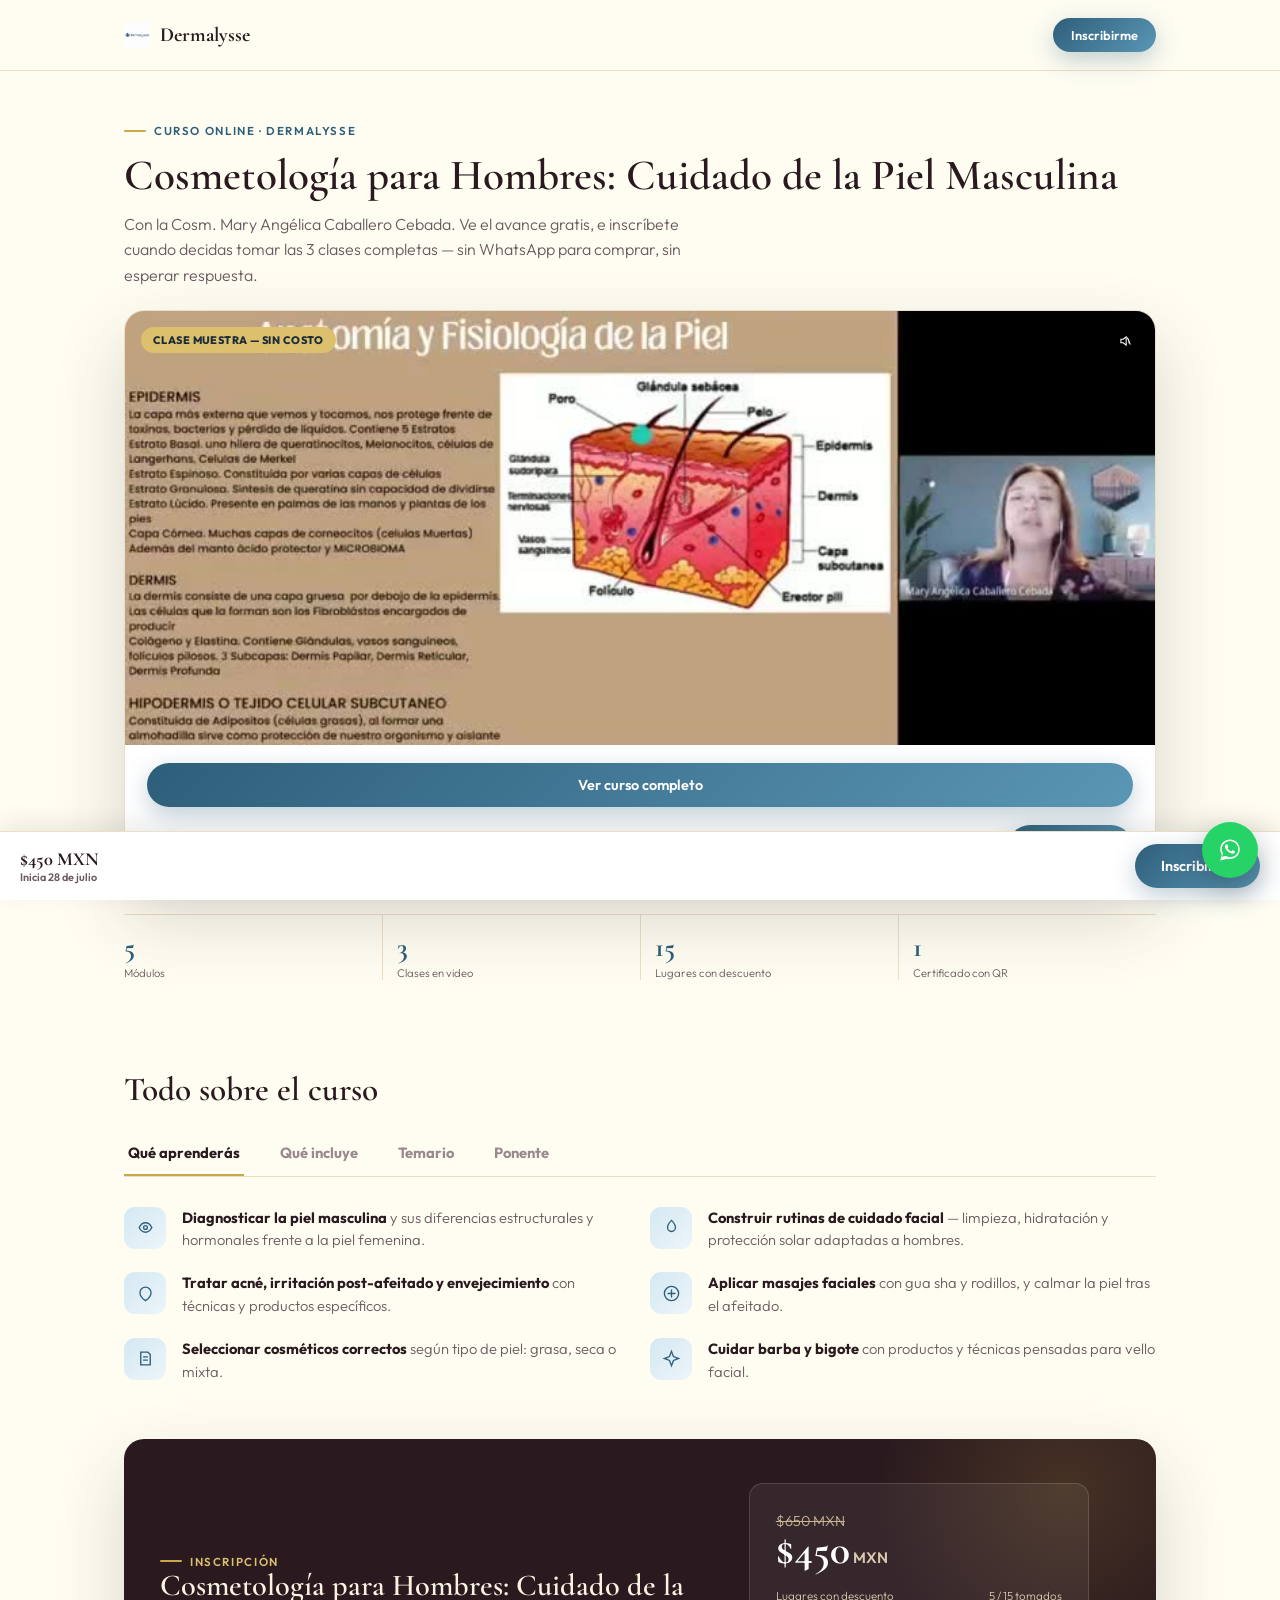
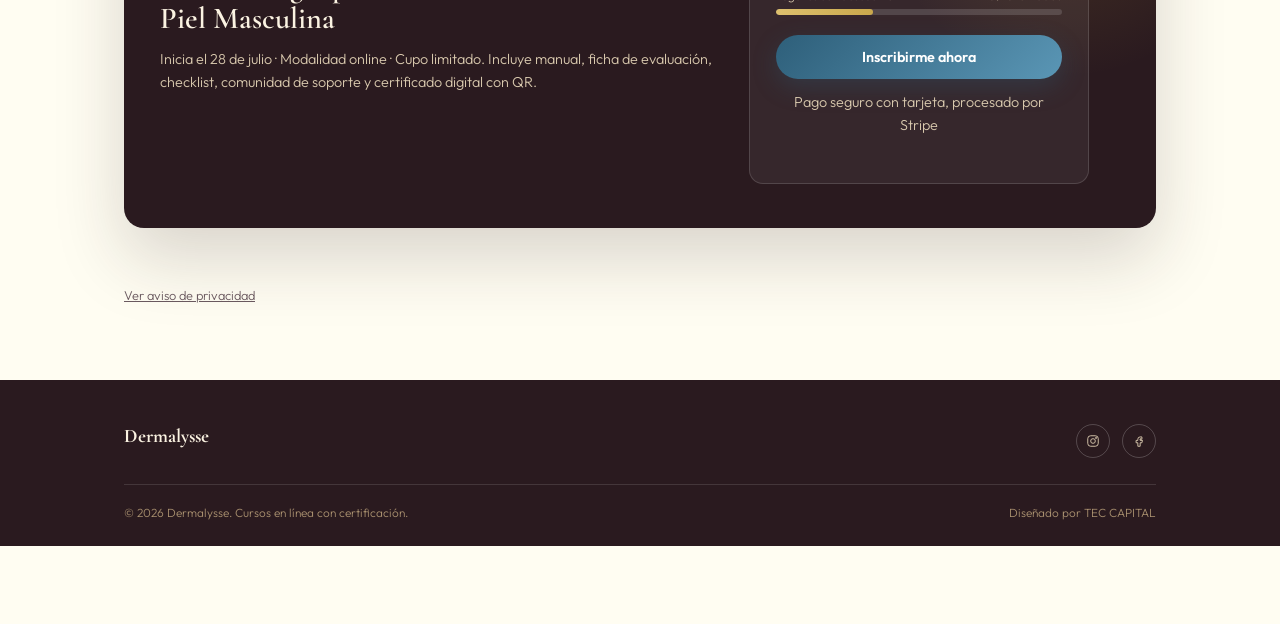
<file: cosmetologia.html>
<!DOCTYPE html>
<html lang="es">
<head>
<meta charset="UTF-8">
<meta name="viewport" content="width=device-width, initial-scale=1.0">
<title>Cosmetología para Hombres · Dermalysse</title>
<meta name="description" content="Cuidado de la piel masculina con la Cosm. Mary Angélica Caballero Cebada. Clase muestra gratis, inscripción $450 MXN, certificado digital con QR.">
<meta property="og:title" content="Cosmetología para Hombres — Dermalysse">
<meta property="og:description" content="Ve la clase muestra gratis. Inscríbete por $450 MXN (precio de lanzamiento) y desbloquea las 3 clases completas al instante.">
<meta property="og:image" content="img/cursos/flyer-cosmetologia-hombres.png">
<meta property="og:type" content="website">
<meta name="twitter:card" content="summary_large_image">
<link rel="icon" type="image/png" href="img/logo-dermalysse.png">
<link rel="preconnect" href="https://fonts.googleapis.com">
<link rel="preconnect" href="https://fonts.gstatic.com" crossorigin>
<link href="https://fonts.googleapis.com/css2?family=Outfit:wght@200;300;400;500;600;700&family=Cormorant+Garamond:ital,wght@0,500;0,600;0,700;1,500;1,600&display=swap" rel="stylesheet">
<style>
  :root{
    --crema-base:#fffdf2; --crema-surface:#ffffff; --crema-elevated:#edf5fa;
    --cafe-deep:#2a1a1f; --cafe-mid:#6b5a60; --cafe-soft:#9a8a90; --cafe-line:#ecdfc4;
    --azul-dark:#2e5f7a; --azul-main:#5a96b5; --azul-light:#7db4cf; --azul-pale:#d4e8f2; --azul-ghost:#edf5fa;
    --oro:#c9a84c; --oro-bright:#ddc06e; --oro-pale:#f5edd4;
    --shadow-sm:0 2px 10px rgba(46,95,122,.08); --shadow-md:0 12px 40px rgba(46,95,122,.13); --shadow-lg:0 30px 70px rgba(42,26,31,.18);
    --radius-sm:10px; --radius:14px; --radius-lg:20px;
    --font-display:'Cormorant Garamond', Georgia, serif;
    --font-body:'Outfit', -apple-system, BlinkMacSystemFont, sans-serif;
  }
  *,*::before,*::after{margin:0;padding:0;box-sizing:border-box}
  html{scroll-behavior:smooth}
  body{font-family:var(--font-body);font-weight:300;background:var(--crema-base);color:var(--cafe-deep);-webkit-font-smoothing:antialiased;padding-bottom:78px}
  img{max-width:100%;display:block}
  a{color:inherit;text-decoration:none}
  button{font-family:inherit;background:none;border:none;cursor:pointer;color:inherit}
  .wrap{max-width:1080px;margin:0 auto;padding:0 24px}
  h1,h2,h3{font-family:var(--font-display);font-weight:600;color:var(--cafe-deep);line-height:1.1}
  .eyebrow{font-size:.72rem;letter-spacing:.14em;text-transform:uppercase;font-weight:600;color:var(--azul-dark);display:flex;align-items:center;gap:8px}
  .eyebrow::before{content:'';width:22px;height:2px;background:var(--oro);display:inline-block;border-radius:2px}
  .btn{display:inline-flex;align-items:center;justify-content:center;gap:8px;padding:13px 26px;border-radius:50px;font-weight:600;font-size:.9rem;cursor:pointer;transition:.25s}
  .btn-gold{background:linear-gradient(135deg,var(--azul-dark),var(--azul-main));color:#fff;box-shadow:0 8px 24px rgba(46,95,122,.3)}
  .btn-gold:hover{transform:translateY(-2px)}
  .btn-ghost{border:1.5px solid var(--cafe-line);color:var(--cafe-deep)}

  /* NAV */
  header{position:sticky;top:0;z-index:60;background:color-mix(in srgb, var(--crema-base) 80%, transparent);backdrop-filter:blur(14px);border-bottom:1px solid var(--cafe-line)}
  nav.wrap{display:flex;align-items:center;justify-content:space-between;height:70px}
  .brand{display:flex;align-items:center;gap:10px;font-family:var(--font-display);font-weight:700;font-size:1.25rem}
  .brand img{width:26px;height:26px;object-fit:contain}

  /* HERO */
  .hero{padding:52px 0 36px}
  .hero-grid{display:grid;grid-template-columns:1fr;gap:28px}
  .hero h1{font-size:clamp(1.9rem,4vw,2.7rem);margin:14px 0 12px}
  .hero p.lead{color:var(--cafe-mid);max-width:600px;line-height:1.6;font-size:1rem;margin-bottom:22px}
  .preview-card{position:relative;border-radius:var(--radius-lg);overflow:hidden;background:var(--crema-surface);box-shadow:var(--shadow-lg);border:1px solid var(--cafe-line)}
  .preview-media{position:relative;aspect-ratio:19/8;overflow:hidden;background:#0d1820}
  .preview-media video{width:100%;height:100%;object-fit:cover;display:block}
  .preview-mute{position:absolute;top:14px;right:14px;z-index:2;width:32px;height:32px;border-radius:50%;background:rgba(0,0,0,.4);display:flex;align-items:center;justify-content:center}
  .preview-mute svg{width:14px;height:14px;color:#fff}
  .badge-float{position:absolute;top:16px;left:16px;z-index:3;background:var(--oro-bright);color:#1b2b38;font-size:.68rem;font-weight:800;letter-spacing:.04em;padding:6px 12px;border-radius:100px;text-transform:uppercase}
  .preview-cta{padding:18px 22px 0;background:var(--crema-surface)}
  .preview-cta .btn{width:100%}
  .preview-foot{display:flex;align-items:center;justify-content:space-between;gap:12px;padding:18px 22px}
  .preview-foot .price-now{font-family:var(--font-display);font-weight:700;font-size:1.4rem}
  .preview-foot .price-was{font-size:.78rem;color:var(--cafe-soft);text-decoration:line-through;margin-left:6px}

  .stat-strip{display:grid;grid-template-columns:repeat(4,1fr);gap:0;border-top:1px solid var(--cafe-line);margin-top:26px}
  .stat{padding:16px 14px 0;border-left:1px solid var(--cafe-line)}
  .stat:first-child{border-left:none;padding-left:0}
  .stat .num{font-family:var(--font-display);font-weight:700;font-size:1.7rem;color:var(--azul-dark);display:block}
  .stat .lbl{font-size:.7rem;color:var(--cafe-mid);display:block;margin-top:2px}
  @media (max-width:600px){.stat-strip{grid-template-columns:repeat(2,1fr);row-gap:16px}.stat:nth-child(3){border-left:none}}

  /* ICONOS FANCY (custom, no genéricos) */
  .icon-badge{width:42px;height:42px;border-radius:11px;background:linear-gradient(135deg,var(--azul-pale),var(--azul-ghost));display:flex;align-items:center;justify-content:center;flex-shrink:0}
  .icon-badge svg{width:19px;height:19px;color:var(--azul-dark);stroke-width:1.7}

  /* TABS "TODO SOBRE EL CURSO" */
  .curso-block{padding:56px 0}
  .curso-block h2{font-size:clamp(1.6rem,2.6vw,2.1rem);margin-bottom:22px}
  .tabs-nav{display:flex;gap:6px;border-bottom:1px solid var(--cafe-line);overflow-x:auto;margin-bottom:30px}
  .tab-btn{padding:12px 4px;margin-right:26px;font-weight:700;font-size:.92rem;color:var(--cafe-soft);border-bottom:2px solid transparent;white-space:nowrap;transition:.2s}
  .tab-btn.active{color:var(--cafe-deep);border-bottom-color:var(--oro)}
  .tab-panel{display:none;animation:fadeIn .35s ease}
  .tab-panel.active{display:block}
  @keyframes fadeIn{from{opacity:0;transform:translateY(6px)}to{opacity:1;transform:none}}

  /* Qué aprenderás */
  .aprende-grid{display:grid;grid-template-columns:1fr 1fr;gap:20px}
  @media (max-width:700px){.aprende-grid{grid-template-columns:1fr}}
  .aprende-item{display:flex;gap:16px;align-items:flex-start}
  .aprende-item p{font-size:.92rem;color:var(--cafe-mid);line-height:1.55}
  .aprende-item strong{color:var(--cafe-deep)}

  /* Qué incluye */
  .incluye-grid{display:grid;grid-template-columns:repeat(3,1fr);gap:18px}
  @media (max-width:760px){.incluye-grid{grid-template-columns:1fr 1fr}}
  @media (max-width:520px){.incluye-grid{grid-template-columns:1fr}}
  .incluye-card{background:var(--crema-surface);border:1px solid var(--cafe-line);border-radius:var(--radius);padding:22px 20px;box-shadow:var(--shadow-sm)}
  .incluye-card h4{font-size:.95rem;margin:14px 0 6px;font-family:var(--font-body);font-weight:700}
  .incluye-card p{font-size:.83rem;color:var(--cafe-mid);line-height:1.5}

  /* Temario acordeón */
  .modulo{background:var(--crema-surface);border:1px solid var(--cafe-line);border-radius:var(--radius);margin-bottom:12px;overflow:hidden}
  .modulo-head{display:flex;align-items:center;gap:16px;padding:18px 20px;width:100%;text-align:left}
  .modulo-head .n{font-family:var(--font-display);font-weight:700;font-size:1.3rem;color:var(--azul-dark);width:34px;flex-shrink:0}
  .modulo-head h4{font-size:.95rem;flex:1;font-family:var(--font-body);font-weight:700}
  .modulo-head svg{width:16px;height:16px;color:var(--oro);flex-shrink:0;transition:transform .3s}
  .modulo.open .modulo-head svg{transform:rotate(45deg)}
  .modulo-body{max-height:0;overflow:hidden;transition:max-height .35s ease}
  .modulo-body ul{list-style:none;padding:0 20px 20px 70px;display:flex;flex-direction:column;gap:8px}
  .modulo-body li{font-size:.86rem;color:var(--cafe-mid);line-height:1.5;position:relative}
  .modulo-body li::before{content:'—';position:absolute;left:-18px;color:var(--oro)}
  .dirigido-a{font-size:.9rem;color:var(--cafe-mid);margin-bottom:24px;padding:14px 18px;background:var(--azul-pale);border-radius:var(--radius-sm);border-left:3px solid var(--azul-dark)}

  /* Ponente */
  .ponente{display:grid;grid-template-columns:200px 1fr;gap:32px;align-items:start}
  @media (max-width:640px){.ponente{grid-template-columns:1fr;text-align:center}}
  .ponente img{border-radius:var(--radius-lg);box-shadow:var(--shadow-md);width:100%}
  .ponente .rol{color:var(--azul-dark);font-weight:700;font-size:.8rem;letter-spacing:.03em;text-transform:uppercase;display:block;margin-bottom:6px}
  .ponente h3{font-size:1.35rem;margin-bottom:4px}
  .ponente .subrol{font-size:.85rem;color:var(--oro);font-weight:700;margin-bottom:14px;display:block}
  .ponente p{font-size:.9rem;color:var(--cafe-mid);line-height:1.6;margin-bottom:12px}
  .ponente h5{font-size:.82rem;text-transform:uppercase;letter-spacing:.05em;color:var(--cafe-deep);margin:16px 0 8px}
  .pills{display:flex;flex-wrap:wrap;gap:8px;margin-top:14px}
  @media (max-width:640px){.pills{justify-content:center}}
  .pill{font-size:.76rem;font-weight:700;color:var(--azul-dark);background:var(--azul-pale);padding:6px 12px;border-radius:100px}

  /* PRECIO */
  .precio-card{background:var(--cafe-deep);color:#fbf3e2;border-radius:var(--radius-lg);padding:44px 36px;box-shadow:var(--shadow-lg);position:relative;overflow:hidden;display:grid;grid-template-columns:1.2fr .8fr;gap:32px;align-items:center}
  @media (max-width:760px){.precio-card{grid-template-columns:1fr;padding:32px 24px}}
  .precio-card::before{content:'';position:absolute;width:380px;height:380px;border-radius:50%;background:radial-gradient(circle, rgba(217,171,61,.16), transparent 70%);top:-140px;right:-100px}
  .precio-card h2{color:#fbf3e2;font-size:clamp(1.5rem,2.4vw,1.9rem);margin-bottom:12px;position:relative}
  .precio-card p{color:#d9c9ae;font-size:.9rem;line-height:1.6;margin-bottom:20px;position:relative}
  .precio-box{background:rgba(255,255,255,.06);border:1px solid rgba(255,255,255,.14);border-radius:var(--radius);padding:26px;position:relative;max-width:340px}
  .precio-box .was{font-size:.9rem;color:#c9b493;text-decoration:line-through}
  .precio-box .now{font-family:var(--font-display);font-weight:700;font-size:2.6rem;color:#fff;line-height:1}
  .precio-box .now span{font-size:.95rem;color:#d9c9ae;font-family:var(--font-body);font-weight:600}
  .precio-box .cupo-lbl{display:flex;justify-content:space-between;font-size:.72rem;color:#d9c9ae;margin:16px 0 6px}
  .cupo-bar{height:6px;border-radius:100px;background:rgba(255,255,255,.14);overflow:hidden}
  .cupo-bar span{display:block;height:100%;width:34%;background:linear-gradient(90deg,var(--oro-bright),var(--oro));border-radius:100px}
  .precio-box .btn-gold{width:100%;margin-top:20px}
  .precio-nota{font-size:.74rem;color:#c9b493;margin-top:12px;text-align:center}

  /* AVISO DE PRIVACIDAD */
  .privacidad-toggle{font-size:.8rem;color:var(--cafe-mid);text-decoration:underline;cursor:pointer}
  .privacidad-body{display:none;font-size:.83rem;color:var(--cafe-mid);line-height:1.7;margin-top:16px;max-width:720px}
  .privacidad-body.open{display:block}

  footer{background:var(--cafe-deep);color:#d9c9ae;padding:44px 0 26px;margin-top:20px}
  .foot-top{display:flex;justify-content:space-between;flex-wrap:wrap;gap:20px;padding-bottom:26px;border-bottom:1px solid rgba(255,255,255,.12)}
  .foot-brand{font-family:var(--font-display);font-weight:700;font-size:1.2rem;color:#fbf3e2}
  .foot-social{display:flex;gap:12px}
  .foot-social a{width:34px;height:34px;border-radius:50%;border:1px solid rgba(255,255,255,.2);display:flex;align-items:center;justify-content:center}
  .foot-social svg{width:14px;height:14px}
  .foot-bottom{padding-top:20px;font-size:.74rem;color:#a9906f;display:flex;justify-content:space-between;flex-wrap:wrap;gap:8px}

  /* WHATSAPP FLOTANTE */
  .wa-float{position:fixed;bottom:22px;right:22px;z-index:70;width:56px;height:56px;border-radius:50%;background:#25D366;display:flex;align-items:center;justify-content:center;box-shadow:0 10px 30px rgba(0,0,0,.25)}
  .wa-float svg{width:26px;height:26px;color:#fff}

  /* BARRA STICKY MÓVIL */
  .sticky-bar{position:fixed;left:0;right:0;bottom:0;z-index:65;background:var(--crema-surface);border-top:1px solid var(--cafe-line);padding:12px 20px;display:flex;align-items:center;justify-content:space-between;gap:14px;box-shadow:0 -8px 24px rgba(0,0,0,.08)}
  .sticky-bar .p{font-family:var(--font-display);font-weight:700;font-size:1.15rem}
  .sticky-bar .p small{display:block;font-family:var(--font-body);font-weight:600;font-size:.68rem;color:var(--cafe-mid)}

  /* MODAL CHECKOUT INLINE */
  .modal-overlay{position:fixed;inset:0;background:rgba(15,20,25,.55);z-index:100;display:none;align-items:center;justify-content:center;padding:20px}
  .modal-overlay.open{display:flex}
  .modal-box{background:var(--crema-surface);border-radius:var(--radius-lg);padding:34px;max-width:400px;width:100%;text-align:center;box-shadow:var(--shadow-lg)}
  .modal-box h3{margin-bottom:10px}
  .modal-box p{color:var(--cafe-mid);font-size:.9rem;margin-bottom:20px}
  .spinner{width:34px;height:34px;border:3px solid var(--cafe-line);border-top-color:var(--oro);border-radius:50%;margin:0 auto 16px;animation:spin 1s linear infinite}
  @keyframes spin{to{transform:rotate(360deg)}}
  .modal-close{margin-top:14px;font-size:.82rem;color:var(--cafe-mid);text-decoration:underline}
</style>
</head>
<body>

<header>
  <nav class="wrap">
    <div class="brand"><img src="img/logo-dermalysse.png" alt="Dermalysse">Dermalysse</div>
    <a href="#precio" class="btn btn-gold" style="padding:9px 18px;font-size:.8rem">Inscribirme</a>
  </nav>
</header>

<main>
  <section class="hero">
    <div class="wrap">
      <span class="eyebrow">Curso online · Dermalysse</span>
      <h1>Cosmetología para Hombres: Cuidado de la Piel Masculina</h1>
      <p class="lead">Con la Cosm. Mary Angélica Caballero Cebada. Ve el avance gratis, e inscríbete cuando decidas tomar las 3 clases completas — sin WhatsApp para comprar, sin esperar respuesta.</p>

      <div class="preview-card">
        <span class="badge-float">Clase muestra — sin costo</span>
        <div class="preview-media">
          <video src="video/preview-cosmetologia-hombres.mp4" poster="img/cursos/preview-poster-cosmetologia-hombres.jpg" autoplay muted loop playsinline></video>
          <button class="preview-mute" id="muteBtn" aria-label="Activar sonido">
            <svg viewBox="0 0 24 24" fill="none" stroke="currentColor" stroke-width="1.8"><path d="M5 9v6h4l5 4V5L9 9H5Z"/><path d="M17 8a5 5 0 0 1 0 8" opacity=".4"/><line x1="16" y1="6" x2="21" y2="18"/></svg>
          </button>
        </div>
        <div class="preview-cta"><a href="#temario" class="btn btn-gold">Ver curso completo</a></div>
        <div class="preview-foot">
          <div><span class="price-now">$450 MXN</span><span class="price-was">$650</span></div>
          <a href="#precio" class="btn btn-gold btn-sm">Inscribirme</a>
        </div>
      </div>

      <div class="stat-strip">
        <div class="stat"><span class="num">5</span><span class="lbl">Módulos</span></div>
        <div class="stat"><span class="num">3</span><span class="lbl">Clases en video</span></div>
        <div class="stat"><span class="num">15</span><span class="lbl">Lugares con descuento</span></div>
        <div class="stat"><span class="num">1</span><span class="lbl">Certificado con QR</span></div>
      </div>
    </div>
  </section>

  <!-- TODO SOBRE EL CURSO — PESTAÑAS -->
  <section class="curso-block" id="temario">
    <div class="wrap">
      <h2>Todo sobre el curso</h2>
      <div class="tabs-nav">
        <button class="tab-btn active" data-tab="aprende">Qué aprenderás</button>
        <button class="tab-btn" data-tab="incluye">Qué incluye</button>
        <button class="tab-btn" data-tab="temario">Temario</button>
        <button class="tab-btn" data-tab="ponente">Ponente</button>
      </div>

      <!-- QUÉ APRENDERÁS -->
      <div class="tab-panel active" data-panel="aprende">
        <div class="aprende-grid">
          <div class="aprende-item">
            <div class="icon-badge"><svg viewBox="0 0 24 24" fill="none" stroke="currentColor" stroke-width="1.7"><path d="M4 12c2-4 5-6 8-6s6 2 8 6c-2 4-5 6-8 6s-6-2-8-6Z"/><circle cx="12" cy="12" r="2.4"/></svg></div>
            <p><strong>Diagnosticar la piel masculina</strong> y sus diferencias estructurales y hormonales frente a la piel femenina.</p>
          </div>
          <div class="aprende-item">
            <div class="icon-badge"><svg viewBox="0 0 24 24" fill="none" stroke="currentColor" stroke-width="1.7"><path d="M12 3c3 3 5 6 5 9a5 5 0 0 1-10 0c0-3 2-6 5-9Z"/></svg></div>
            <p><strong>Construir rutinas de cuidado facial</strong> — limpieza, hidratación y protección solar adaptadas a hombres.</p>
          </div>
          <div class="aprende-item">
            <div class="icon-badge"><svg viewBox="0 0 24 24" fill="none" stroke="currentColor" stroke-width="1.7"><path d="M12 21s-7-4.5-7-10a7 7 0 0 1 14 0c0 5.5-7 10-7 10Z"/></svg></div>
            <p><strong>Tratar acné, irritación post-afeitado y envejecimiento</strong> con técnicas y productos específicos.</p>
          </div>
          <div class="aprende-item">
            <div class="icon-badge"><svg viewBox="0 0 24 24" fill="none" stroke="currentColor" stroke-width="1.7"><path d="M7 12h10M12 7v10"/><circle cx="12" cy="12" r="9"/></svg></div>
            <p><strong>Aplicar masajes faciales</strong> con gua sha y rodillos, y calmar la piel tras el afeitado.</p>
          </div>
          <div class="aprende-item">
            <div class="icon-badge"><svg viewBox="0 0 24 24" fill="none" stroke="currentColor" stroke-width="1.7"><path d="M6 4h9l3 3v13H6Z"/><path d="M9 10h6M9 14h6"/></svg></div>
            <p><strong>Seleccionar cosméticos correctos</strong> según tipo de piel: grasa, seca o mixta.</p>
          </div>
          <div class="aprende-item">
            <div class="icon-badge"><svg viewBox="0 0 24 24" fill="none" stroke="currentColor" stroke-width="1.7"><path d="M12 3l2.5 6.5L21 12l-6.5 2.5L12 21l-2.5-6.5L3 12l6.5-2.5Z"/></svg></div>
            <p><strong>Cuidar barba y bigote</strong> con productos y técnicas pensadas para vello facial.</p>
          </div>
        </div>
      </div>

      <!-- QUÉ INCLUYE -->
      <div class="tab-panel" data-panel="incluye">
        <div class="incluye-grid">
          <div class="incluye-card">
            <div class="icon-badge"><svg viewBox="0 0 24 24" fill="none" stroke="currentColor" stroke-width="1.7"><path d="M6 4h9l3 3v13H6Z"/><path d="M9 10h6M9 14h6M9 18h4"/></svg></div>
            <h4>Manual del curso</h4>
            <p>Cosmetología para hombres, listo para consultar cuando quieras.</p>
          </div>
          <div class="incluye-card">
            <div class="icon-badge"><svg viewBox="0 0 24 24" fill="none" stroke="currentColor" stroke-width="1.7"><rect x="4" y="4" width="16" height="16" rx="2"/><path d="M4 9h16M9 9v11"/></svg></div>
            <h4>Ficha de evaluación en Excel</h4>
            <p>Para valoración inicial y seguimiento del paciente masculino.</p>
          </div>
          <div class="incluye-card">
            <div class="icon-badge"><svg viewBox="0 0 24 24" fill="none" stroke="currentColor" stroke-width="1.7"><path d="M9 12l2 2 4-4"/><circle cx="12" cy="12" r="9"/></svg></div>
            <h4>Checklist de valoración</h4>
            <p>Lista de verificación para la valoración inicial de la piel.</p>
          </div>
          <div class="incluye-card">
            <div class="icon-badge"><svg viewBox="0 0 24 24" fill="none" stroke="currentColor" stroke-width="1.7"><circle cx="12" cy="8" r="3.2"/><path d="M5 20c0-3.5 3-6 7-6s7 2.5 7 6"/></svg></div>
            <h4>Comunidad de soporte</h4>
            <p>Acompañamiento para resolver dudas sobre el curso.</p>
          </div>
          <div class="incluye-card">
            <div class="icon-badge"><svg viewBox="0 0 24 24" fill="none" stroke="currentColor" stroke-width="1.7"><path d="M12 3l7 3v6c0 4.5-3 7.5-7 9-4-1.5-7-4.5-7-9V6l7-3Z"/><path d="M9 12l2 2 4-4"/></svg></div>
            <h4>Certificado digital con QR</h4>
            <p>Folio válido y verificable, mismo formato del Club Dermalysse.</p>
          </div>
          <div class="incluye-card">
            <div class="icon-badge"><svg viewBox="0 0 24 24" fill="none" stroke="currentColor" stroke-width="1.7"><path d="M8 5v14l11-7-11-7Z"/></svg></div>
            <h4>Acceso a las 3 clases grabadas</h4>
            <p>Míralas cuantas veces quieras, sin fecha de vencimiento.</p>
          </div>
        </div>
      </div>

      <!-- TEMARIO (ACORDEÓN) -->
      <div class="tab-panel" data-panel="temario">
        <div class="dirigido-a"><strong>Dirigido a:</strong> Profesionales en cosmiatría, esteticistas y estudiantes.</div>
        <div class="modulo open">
          <button class="modulo-head"><span class="n">01</span><h4>Introducción a la Cosmetología Masculina</h4><svg viewBox="0 0 24 24" fill="none" stroke="currentColor" stroke-width="2"><path d="M12 5v14M5 12h14"/></svg></button>
          <div class="modulo-body" style="max-height:400px">
            <ul>
              <li>Diferencias entre la piel masculina y femenina: características estructurales y hormonales.</li>
              <li>Necesidades específicas de la piel masculina.</li>
              <li>Importancia del cuidado facial en hombres: tendencias y creciente demanda.</li>
              <li>Mitos y realidades del cuidado de la piel masculina.</li>
              <li>Principales problemas de la piel masculina: acné, irritación por afeitado, piel grasa y envejecimiento.</li>
            </ul>
          </div>
        </div>
        <div class="modulo">
          <button class="modulo-head"><span class="n">02</span><h4>Rutinas de Cuidado Facial para Hombres</h4><svg viewBox="0 0 24 24" fill="none" stroke="currentColor" stroke-width="2"><path d="M12 5v14M5 12h14"/></svg></button>
          <div class="modulo-body">
            <ul>
              <li>Pasos básicos de una rutina diaria de cuidado facial.</li>
              <li>Limpieza: selección de limpiadores según el tipo de piel masculina.</li>
              <li>Hidratación: importancia de las cremas y su elección.</li>
              <li>Protección solar: uso adecuado e importancia dentro de la rutina diaria.</li>
              <li>Productos específicos para hombres: diferencias y beneficios.</li>
            </ul>
          </div>
        </div>
        <div class="modulo">
          <button class="modulo-head"><span class="n">03</span><h4>Tratamientos Específicos para la Piel Masculina</h4><svg viewBox="0 0 24 24" fill="none" stroke="currentColor" stroke-width="2"><path d="M12 5v14M5 12h14"/></svg></button>
          <div class="modulo-body">
            <ul>
              <li>Tratamientos para el acné y la piel grasa: opciones y recomendaciones.</li>
              <li>Tratamientos para la irritación postafeitado: productos y técnicas.</li>
              <li>Antienvejecimiento: cómo combatir los signos del envejecimiento en hombres.</li>
              <li>Hidratación profunda: mascarillas y cremas para una piel más saludable.</li>
              <li>Técnicas de exfoliación: cómo y cuándo exfoliar la piel masculina.</li>
            </ul>
          </div>
        </div>
        <div class="modulo">
          <button class="modulo-head"><span class="n">04</span><h4>Masajes Faciales para Hombres</h4><svg viewBox="0 0 24 24" fill="none" stroke="currentColor" stroke-width="2"><path d="M12 5v14M5 12h14"/></svg></button>
          <div class="modulo-body">
            <ul>
              <li>Beneficios de los masajes faciales para la piel masculina.</li>
              <li>Técnicas de masaje específicas para reducir la tensión y mejorar la circulación.</li>
              <li>Aplicación de masajes para prevenir signos de envejecimiento.</li>
              <li>Uso de herramientas como gua sha y rodillos faciales.</li>
              <li>Masajes postafeitado para calmar la piel.</li>
            </ul>
          </div>
        </div>
        <div class="modulo">
          <button class="modulo-head"><span class="n">05</span><h4>Cosméticos y Productos para Hombres</h4><svg viewBox="0 0 24 24" fill="none" stroke="currentColor" stroke-width="2"><path d="M12 5v14M5 12h14"/></svg></button>
          <div class="modulo-body">
            <ul>
              <li>Selección de cosméticos según el tipo de piel masculina: grasa, seca o mixta.</li>
              <li>Ingredientes clave en cosméticos masculinos: qué buscar en los productos.</li>
              <li>Productos recomendados: limpiadores, tónicos, exfoliantes, hidratantes y cremas antiarrugas.</li>
              <li>Cómo elegir productos que no irriten la piel masculina.</li>
              <li>Uso de productos para el cuidado de la barba y el bigote.</li>
            </ul>
          </div>
        </div>
      </div>

      <!-- PONENTE -->
      <div class="tab-panel" data-panel="ponente">
        <div class="ponente">
          <img src="img/instructores/mary-angelica-caballero-cebada.png" alt="Mary Angélica Caballero Cebada">
          <div>
            <span class="rol">Ponente</span>
            <h3>Mary Angélica Caballero Cebada</h3>
            <span class="subrol">Q.F.B. · Especialista en Cosmetología Clínica y Capacitación Profesional</span>
            <p>Profesional con más de 30 años de experiencia en salud, capacitación, supervisión y gestión administrativa. Apasionada por la enseñanza y el desarrollo del talento, combina su formación científica con una sólida especialización en estética para brindar capacitación práctica, actualizada y orientada a resultados.</p>

            <h5>Experiencia destacada</h5>
            <p>Q.F.B. de Laboratorio en el Hospital Universitario de Puebla (1992–1995). Asesora de Nutrición y Directora de Guardería en IMSS (2000–2014). Supervisora Interna en Guarderías IMSS (2014–2021). Propietaria de Bodhi & Body Spa desde 2023. Amplia experiencia impartiendo cursos presenciales y en línea en diferentes instituciones del país.</p>

            <h5>Formación y certificaciones</h5>
            <p>Evaluadora Independiente de Estándares CONOCER. Capacitadora externa registrada ante la STPS. Certificaciones en cosmetología facial y corporal, Dermapen, uñas acrílicas, extensiones de pestañas y más. Certificada en diseño e impartición de cursos y evaluación de competencias.</p>

            <h5>Educación</h5>
            <p>Química Farmacéutica Bióloga (BUAP). Tecnólogo en Alimentos (BUAP). Certificación en Cosmiatría Clínica Integral. Cursos y diplomados en mesoterapia, sueroterapia, aromaterapia, peeling químico, protección civil y más.</p>

            <div class="pills">
              <span class="pill">30+ años de experiencia</span>
              <span class="pill">Evaluadora CONOCER</span>
              <span class="pill">Capacitadora STPS</span>
              <span class="pill">Q.F.B. · BUAP</span>
            </div>
          </div>
        </div>
      </div>
    </div>
  </section>

  <!-- PRECIO -->
  <section class="curso-block" id="precio" style="padding-top:0">
    <div class="wrap">
      <div class="precio-card">
        <div>
          <span class="eyebrow" style="color:var(--oro-bright)">Inscripción</span>
          <h2>Cosmetología para Hombres: Cuidado de la Piel Masculina</h2>
          <p>Inicia el 28 de julio · Modalidad online · Cupo limitado. Incluye manual, ficha de evaluación, checklist, comunidad de soporte y certificado digital con QR.</p>
        </div>
        <div class="precio-box">
          <span class="was">$650 MXN</span>
          <div class="now">$450<span> MXN</span></div>
          <div class="cupo-lbl"><span>Lugares con descuento</span><span>5 / 15 tomados</span></div>
          <div class="cupo-bar"><span></span></div>
          <button class="btn btn-gold" id="checkoutBtn">Inscribirme ahora</button>
          <p class="precio-nota">Pago seguro con tarjeta, procesado por Stripe</p>
        </div>
      </div>
    </div>
  </section>

  <!-- AVISO DE PRIVACIDAD -->
  <section class="curso-block" style="padding-top:0">
    <div class="wrap">
      <span class="privacidad-toggle" id="privToggle">Ver aviso de privacidad</span>
      <div class="privacidad-body" id="privBody">
        <p>Dermalysse recaba los datos personales que usted proporciona (nombre, correo electrónico y datos de pago procesados por Stripe) con la única finalidad de gestionar su inscripción al curso, otorgar el acceso a las clases correspondientes y emitir su certificado digital con código QR. Sus datos no se comparten con terceros distintos de los proveedores necesarios para el procesamiento del pago (Stripe) y el alojamiento de contenido (Firebase). Usted puede ejercer sus derechos de acceso, rectificación, cancelación u oposición escribiendo a través de nuestros canales de contacto. El pago se procesa de forma segura y Dermalysse no almacena los datos completos de su tarjeta.</p>
      </div>
    </div>
  </section>
</main>

<footer>
  <div class="wrap">
    <div class="foot-top">
      <div class="foot-brand">Dermalysse</div>
      <div class="foot-social">
        <a href="#" aria-label="Instagram"><svg viewBox="0 0 24 24" fill="none" stroke="currentColor" stroke-width="1.6"><rect x="3" y="3" width="18" height="18" rx="5"/><circle cx="12" cy="12" r="4"/><circle cx="17.2" cy="6.8" r="1"/></svg></a>
        <a href="#" aria-label="Facebook"><svg viewBox="0 0 24 24" fill="none" stroke="currentColor" stroke-width="1.6"><path d="M14 9h3V5h-3a4 4 0 0 0-4 4v2H7v4h3v6h4v-6h3l1-4h-4V9a1 1 0 0 1 1-1Z"/></svg></a>
      </div>
    </div>
    <div class="foot-bottom">
      <span>© 2026 Dermalysse. Cursos en línea con certificación.</span>
      <span>Diseñado por TEC CAPITAL</span>
    </div>
  </div>
</footer>

<a class="wa-float" id="waFloat" href="https://wa.me/5212971058118?text=Hola%2C%20tengo%20una%20duda%20sobre%20el%20curso%20de%20Cosmetolog%C3%ADa%20para%20Hombres" target="_blank" aria-label="WhatsApp">
  <svg viewBox="0 0 32 32" fill="currentColor"><path d="M16.001 3C9.373 3 4 8.373 4 15c0 2.386.7 4.61 1.91 6.478L4 29l7.727-1.877A11.94 11.94 0 0 0 16 27c6.627 0 12-5.373 12-12S22.628 3 16.001 3Zm0 21.818a9.78 9.78 0 0 1-4.996-1.363l-.358-.213-4.585 1.114 1.223-4.47-.233-.367A9.78 9.78 0 0 1 5.818 15c0-5.618 4.564-10.182 10.183-10.182S26.184 9.382 26.184 15 21.62 24.818 16.001 24.818Zm5.6-7.636c-.307-.154-1.815-.895-2.096-.998-.281-.102-.486-.153-.69.154-.205.307-.79.997-.968 1.202-.179.205-.358.23-.665.077-.307-.154-1.294-.477-2.465-1.522-.911-.812-1.526-1.815-1.705-2.122-.179-.307-.02-.473.134-.626.137-.137.307-.358.46-.537.154-.18.205-.307.307-.512.102-.205.05-.384-.026-.538-.077-.154-.69-1.664-.945-2.28-.249-.6-.502-.518-.69-.527-.179-.008-.384-.01-.588-.01-.205 0-.538.077-.82.384-.281.307-1.075 1.05-1.075 2.562s1.1 2.972 1.254 3.177c.154.205 2.166 3.308 5.249 4.638.734.317 1.306.506 1.753.648.736.234 1.406.201 1.936.122.591-.088 1.815-.742 2.07-1.459.256-.717.256-1.331.179-1.459-.076-.128-.28-.205-.588-.359Z"/></svg>
</a>

<div class="sticky-bar">
  <div class="p">$450 MXN <small>Inicia 28 de julio</small></div>
  <button class="btn btn-gold btn-sm" id="stickyBtn">Inscribirme</button>
</div>

<div class="modal-overlay" id="checkoutModal">
  <div class="modal-box">
    <div class="spinner"></div>
    <h3>Preparando tu pago…</h3>
    <p>Aquí se conecta la Stripe Checkout Session del curso (pendiente de wiring con el webhook).</p>
    <span class="modal-close" id="modalClose">Cancelar</span>
  </div>
</div>

<script>
  // Video sonido
  const previewVideo = document.querySelector('.preview-media video');
  const muteBtn = document.getElementById('muteBtn');
  if(previewVideo && muteBtn){
    muteBtn.addEventListener('click', ()=>{
      previewVideo.muted = !previewVideo.muted;
      muteBtn.setAttribute('aria-label', previewVideo.muted ? 'Activar sonido' : 'Silenciar');
    });
  }

  // Tabs
  document.querySelectorAll('.tab-btn').forEach(btn=>{
    btn.addEventListener('click', ()=>{
      document.querySelectorAll('.tab-btn').forEach(b=>b.classList.remove('active'));
      document.querySelectorAll('.tab-panel').forEach(p=>p.classList.remove('active'));
      btn.classList.add('active');
      document.querySelector('[data-panel="'+btn.dataset.tab+'"]').classList.add('active');
    });
  });

  // Acordeón de temario
  document.querySelectorAll('.modulo-head').forEach(head=>{
    head.addEventListener('click', ()=>{
      const modulo = head.closest('.modulo');
      const body = modulo.querySelector('.modulo-body');
      const isOpen = modulo.classList.contains('open');
      modulo.classList.toggle('open', !isOpen);
      body.style.maxHeight = isOpen ? null : body.scrollHeight + 'px';
    });
  });

  // Aviso de privacidad
  document.getElementById('privToggle').addEventListener('click', function(){
    const body = document.getElementById('privBody');
    body.classList.toggle('open');
    this.textContent = body.classList.contains('open') ? 'Ocultar aviso de privacidad' : 'Ver aviso de privacidad';
  });

  // Checkout inline (modal, no nueva pestaña) — placeholder hasta conectar Stripe
  const modal = document.getElementById('checkoutModal');
  function abrirCheckout(e){
    if(e) e.preventDefault();
    modal.classList.add('open');
  }
  document.getElementById('checkoutBtn').addEventListener('click', abrirCheckout);
  document.getElementById('stickyBtn').addEventListener('click', abrirCheckout);
  document.getElementById('modalClose').addEventListener('click', ()=> modal.classList.remove('open'));
  modal.addEventListener('click', (e)=>{ if(e.target === modal) modal.classList.remove('open'); });
</script>

</body>
</html>
</file>
<file: css/fashion.css>
@import url("https://fonts.googleapis.com/css2?family=Bodoni+Moda:opsz,ital,wght@6..96,400;6..96,500;6..96,600;6..96,700;6..96,400;6..96,500&family=DM+Sans:wght@300;400;500;600&display=swap");

:root {
  --ivory: #f4efe8;
  --paper: #fffaf5;
  --ink: #171416;
  --wine: #641d2c;
  --wine-deep: #39101b;
  --blush: #e7b6bc;
  --pink: #ff4771;
  --blue: #384d72;
  --sage: #9ba78f;
  --line: rgba(23,20,22,.17);
  --serif: "Bodoni Moda", Didot, "Times New Roman", serif;
  --sans: "DM Sans", Arial, sans-serif;
}

* { box-sizing: border-box; }
html { scroll-behavior: smooth; }
body { margin: 0; background: var(--ivory); color: var(--ink); font-family: var(--sans); overflow-x: hidden; }
a { color: inherit; text-decoration: none; }
button { color: inherit; font: inherit; }
::selection { background: var(--pink); color: white; }
.official-logo img,.hero-photo img,.course-photo img,.look-card--image > img,.final-photo > img { position: absolute; inset: 0; width: 100%; height: 100%; }

.top-ribbon { position: fixed; inset: 0 0 auto; z-index: 60; height: 29px; overflow: hidden; background: var(--wine); color: #fff7f2; font-size: 8px; font-weight: 600; letter-spacing: .2em; }
.top-ribbon > div { width: max-content; height: 100%; display: flex; align-items: center; gap: 32px; animation: ribbon 22s linear infinite; }
.top-ribbon i { color: var(--blush); font-style: normal; }

.fashion-nav { position: fixed; inset: 29px 0 auto; z-index: 55; height: 84px; padding: 0 clamp(22px,4.6vw,72px); display: flex; align-items: center; justify-content: space-between; transition: height .35s ease, background .35s ease, border .35s ease; }
.fashion-nav--solid { height: 68px; background: rgba(244,239,232,.86); backdrop-filter: blur(20px); border-bottom: 1px solid rgba(100,29,44,.12); }
.official-logo { position: relative; width: 154px; height: 44px; display: block; overflow: hidden; border-radius: 999px; background: white; box-shadow: 0 9px 30px rgba(47,16,23,.09); z-index: 57; }
.official-logo img { object-fit: cover; object-position: center; }
.fashion-links { display: flex; align-items: center; gap: clamp(23px,3vw,48px); font-size: 9px; font-weight: 600; text-transform: uppercase; letter-spacing: .18em; }
.fashion-links > a:not(.nav-membership) { position: relative; }
.fashion-links > a:not(.nav-membership)::after { content: ""; position: absolute; height: 1px; background: var(--wine); left: 0; right: 100%; bottom: -7px; transition: right .3s ease; }
.fashion-links > a:hover::after { right: 0; }
.nav-membership { position: relative; isolation: isolate; overflow: hidden; display: flex; align-items: center; gap: 18px; padding: 8px 9px 8px 19px; border: 1px solid rgba(255,255,255,.32); border-radius: 999px; background: linear-gradient(120deg,var(--wine-deep),var(--wine) 52%,#9b2d4b); color: white; box-shadow: 0 10px 28px rgba(100,29,44,.24), inset 0 1px rgba(255,255,255,.16); transition: transform .3s ease, box-shadow .3s ease; }
.nav-membership::before { content: ""; position: absolute; z-index: -1; inset: -2px; background: linear-gradient(105deg,transparent 25%,rgba(255,255,255,.22) 45%,transparent 63%); transform: translateX(-115%); transition: transform .65s ease; }
.nav-membership span { width: 29px; height: 29px; border-radius: 50%; background: rgba(255,255,255,.95); color: var(--wine); display: grid; place-items: center; font-size: 13px; transition: transform .3s ease; }
.nav-membership:hover { color: white; transform: translateY(-3px); box-shadow: 0 15px 38px rgba(100,29,44,.33), 0 0 0 4px rgba(255,71,113,.08); }
.nav-membership:hover::before { transform: translateX(115%); }.nav-membership:hover span { transform: rotate(45deg); }
.fashion-menu { display: none; border: 0; background: none; width: 40px; height: 40px; padding: 10px; z-index: 57; }
.fashion-menu span { display: block; width: 20px; height: 1px; background: currentColor; margin: 6px 0; }

.fashion-hero { position: relative; min-height: 100svh; padding: 150px clamp(22px,5.8vw,92px) 65px; display: grid; grid-template-columns: minmax(430px,.9fr) minmax(500px,1.1fr); align-items: center; gap: clamp(32px,5vw,90px); overflow: hidden; isolation: isolate; }
.fashion-hero::before { content: ""; position: absolute; inset: 0; z-index: -3; background: radial-gradient(circle at 78% 20%, rgba(255,255,255,.95), transparent 26%), linear-gradient(115deg,#f8f3ed 0 52%,#dfc2c5 52% 100%); }
.hero-grain { position: absolute; inset: 0; z-index: -1; pointer-events: none; opacity: .24; background-image: url("data:image/svg+xml,%3Csvg viewBox='0 0 160 160' xmlns='http://www.w3.org/2000/svg'%3E%3Cfilter id='n'%3E%3CfeTurbulence type='fractalNoise' baseFrequency='.8' numOctaves='3'/%3E%3C/filter%3E%3Crect width='100%25' height='100%25' filter='url(%23n)' opacity='.1'/%3E%3C/svg%3E"); }
.issue-mark { position: absolute; left: 22px; top: 50%; transform: translateY(-30%); display: flex; flex-direction: column; align-items: center; color: var(--wine); }
.issue-mark span,.issue-mark small { font-size: 7px; letter-spacing: .2em; }.issue-mark strong { font: 400 36px/1 var(--serif); }.issue-mark::after { content: ""; width: 1px; height: 70px; margin-top: 15px; background: currentColor; }
.fashion-copy { position: relative; z-index: 3; }
.kicker { margin: 0; font-size: 9px; letter-spacing: .25em; text-transform: uppercase; font-weight: 600; }
.hero-kicker { margin: 0 0 29px 5px; color: var(--wine); }
.fashion-copy h1 { margin: 0; font: 500 clamp(72px,7.2vw,122px)/.72 var(--serif); letter-spacing: -.065em; text-transform: uppercase; }
.fashion-copy h1 span,.fashion-copy h1 em { display: block; }.fashion-copy h1 em { color: var(--pink); font-weight: 400; text-transform: none; margin-left: 16%; }
.hero-bottom { margin: 48px 0 0 16%; max-width: 510px; }
.hero-bottom > p { max-width: 470px; margin: 0 0 27px; color: #534b50; font-size: 13px; line-height: 1.8; }
.hero-actions { display: flex; align-items: center; gap: 14px; flex-wrap: wrap; }
.fashion-button { position: relative; isolation: isolate; overflow: hidden; min-height: 59px; border: 1px solid transparent; border-radius: 999px; padding: 0 12px 0 27px; display: inline-flex; align-items: center; justify-content: center; gap: 23px; font-size: 9px; font-weight: 600; text-transform: uppercase; letter-spacing: .17em; box-shadow: 0 13px 34px rgba(57,16,27,.13); transition: transform .3s ease, background .3s ease, color .3s ease, box-shadow .3s ease; }
.fashion-button::before { content: ""; position: absolute; z-index: -1; inset: -2px; background: linear-gradient(105deg,transparent 25%,rgba(255,255,255,.25) 45%,transparent 65%); transform: translateX(-120%); transition: transform .7s ease; }
.fashion-button > span { width: 35px; height: 35px; border-radius: 50%; display: grid; place-items: center; background: rgba(255,255,255,.94); color: var(--wine); font-size: 13px; transition: transform .3s ease; }
.fashion-button:hover { transform: translateY(-4px); box-shadow: 0 18px 42px rgba(57,16,27,.22); }.fashion-button:hover::before { transform: translateX(120%); }.fashion-button:hover > span { transform: translateY(2px); }
.fashion-button--wine { background: linear-gradient(120deg,var(--wine-deep),var(--wine) 48%,#9b2d4b); color: white; border-color: rgba(255,255,255,.14); }.fashion-button--wine:hover { background: linear-gradient(120deg,var(--wine),#a32e50 55%,var(--pink)); }
.fashion-button--light { background: var(--paper); color: var(--wine-deep); border-color: rgba(255,255,255,.65); }.fashion-button--light:hover { background: var(--blush); }
.text-action { min-height: 59px; border: 1px solid rgba(100,29,44,.2); border-radius: 999px; background: rgba(255,250,245,.7); box-shadow: 0 10px 30px rgba(57,16,27,.07); display: inline-flex; gap: 14px; align-items: center; padding: 8px 21px 8px 9px; font-size: 9px; font-weight: 600; text-transform: uppercase; letter-spacing: .15em; cursor: pointer; transition: transform .3s ease, border-color .3s ease, box-shadow .3s ease, background .3s ease; }
.text-action i { display: grid; place-items: center; width: 39px; height: 39px; border: 0; background: var(--pink); color: white; box-shadow: 0 7px 18px rgba(255,71,113,.28); border-radius: 50%; font-size: 8px; font-style: normal; transition: transform .3s ease, background .3s ease; }.text-action:hover { transform: translateY(-4px); border-color: rgba(255,71,113,.45); background: var(--paper); box-shadow: 0 16px 38px rgba(57,16,27,.13); }.text-action:hover i { background: var(--wine); transform: scale(1.08); }
.fashion-button:focus-visible,.text-action:focus-visible,.nav-membership:focus-visible { outline: 3px solid rgba(255,71,113,.38); outline-offset: 4px; }
.hero-collage { position: relative; width: min(47vw,700px); height: min(70vw,720px); max-height: 73vh; justify-self: center; }
.hero-photo { position: absolute; overflow: hidden; box-shadow: 0 35px 100px rgba(57,16,27,.16); }.hero-photo img { object-fit: cover; transition: transform 1.2s cubic-bezier(.2,.8,.2,1), filter .8s ease; }
.hero-photo--main { inset: 2% 9% 6% 12%; border-radius: 48% 48% 7px 7px; }
.hero-depth { isolation: isolate; perspective: 900px; transform-style: preserve-3d; background: #d8c7bb; box-shadow: 0 40px 105px rgba(57,16,27,.2), 0 0 0 1px rgba(255,255,255,.28); }
.hero-layer--back { z-index: 0; object-position: 50% center; transform: scale(1.045); }
.hero-depth-glow { position: absolute; z-index: 1; width: 76%; aspect-ratio: .8; left: 14%; top: 13%; border-radius: 50%; background: radial-gradient(circle,rgba(255,238,221,.42),rgba(255,207,215,.09) 55%,transparent 72%); filter: blur(18px); transform: translateZ(18px); pointer-events: none; }
.hero-layer--model { z-index: 2; object-position: 50% 2%; transform: translate3d(0,1.5%,36px) scale(.965); filter: drop-shadow(0 26px 28px rgba(61,16,28,.22)) saturate(.95) contrast(1.02); }
.hero-depth::after { content: ""; position: absolute; z-index: 3; inset: 0; pointer-events: none; background: linear-gradient(125deg,rgba(255,255,255,.23),transparent 25% 70%,rgba(100,29,44,.13)); box-shadow: inset 0 0 45px rgba(255,255,255,.12); }
.hero-collage:hover .hero-layer--back { transform: translate3d(-1.1%,0,0) scale(1.075); }
.hero-collage:hover .hero-layer--model { transform: translate3d(1.4%,-.6%,52px) scale(.99); filter: drop-shadow(0 32px 34px rgba(61,16,28,.26)) saturate(.98) contrast(1.04); }
.hero-photo--detail { width: 31%; height: 35%; right: 0; top: 4%; z-index: 5; border: 8px solid var(--paper); transform-origin: 70% 20%; will-change: transform,box-shadow; animation: detailFloat 5.8s ease-in-out infinite; }.hero-photo--detail img { object-position: 62% center; animation: detailPortrait 8s ease-in-out infinite alternate; }.hero-photo--detail:hover { animation-play-state: paused; transform: translate3d(-5px,-12px,70px) rotate(-1.5deg) scale(1.025); box-shadow: 0 42px 90px rgba(57,16,27,.28); }.hero-photo--detail:hover img { transform: scale(1.075); }
.editorial-seal { position: absolute; left: 0; bottom: 1%; width: 138px; height: 138px; border-radius: 50%; background: var(--pink); color: white; display: grid; place-content: center; text-align: center; transform: rotate(-8deg); animation: sealFloat 5s ease-in-out infinite; box-shadow: 0 20px 50px rgba(100,29,44,.23); }
.editorial-seal span { font-size: 8px; letter-spacing: .28em; }.editorial-seal strong { font: 600 34px/.9 var(--serif); }.editorial-seal em { font: italic 16px/1 var(--serif); }
.hero-caption { position: absolute; right: 3%; bottom: 0; writing-mode: vertical-rl; transform: rotate(180deg); display: flex; gap: 18px; font-size: 7px; letter-spacing: .18em; text-transform: uppercase; }.hero-caption small { color: #77676d; }
.scroll-note { position: absolute; bottom: 22px; left: 50%; transform: translateX(-50%); display: flex; gap: 13px; align-items: center; font-size: 7px; letter-spacing: .18em; text-transform: uppercase; }.scroll-note i { font-style: normal; color: var(--pink); animation: arrowBounce 1.8s infinite; }

.section-index { margin: 0; font-size: 8px; font-weight: 600; letter-spacing: .18em; text-transform: uppercase; }
.fashion-statement { position: relative; min-height: 770px; padding: 100px clamp(24px,7vw,110px); background: var(--wine-deep); color: #fff7f2; display: grid; grid-template-columns: 1fr 3fr .8fr; align-items: center; overflow: hidden; isolation: isolate; }
.fashion-statement .section-index { position: absolute; top: 65px; left: clamp(24px,7vw,110px); color: var(--blush); }
.statement-copy { grid-column: 2; position: relative; z-index: 2; }.statement-copy .kicker { color: var(--blush); margin-bottom: 30px; }.statement-copy h2 { margin: 0; font: 500 clamp(72px,8vw,135px)/.78 var(--serif); letter-spacing: -.06em; }.statement-copy h2 em { color: var(--pink); font-weight: 400; }.statement-lead { max-width: 500px; margin: 45px 0 0 34%; color: #d8c6c6; font-size: 13px; line-height: 1.9; }
.statement-side { grid-column: 3; display: flex; flex-direction: column; align-items: flex-end; gap: 22px; color: #b99099; font-size: 8px; letter-spacing: .22em; writing-mode: vertical-rl; }.statement-side span::after { content: " / "; color: var(--pink); }
.statement-monogram { position: absolute; left: -2vw; bottom: -19vw; z-index: -1; color: rgba(255,255,255,.025); font: 500 72vw/1 var(--serif); }
.statement-orbit { position: absolute; width: 520px; aspect-ratio: 1; border: 1px solid rgba(231,182,188,.12); border-radius: 50%; left: -240px; top: 100px; }.statement-orbit::after { content: ""; position: absolute; inset: 18%; border: 1px solid rgba(255,71,113,.15); border-radius: 50%; }

.course-edit { padding: 105px clamp(20px,5.8vw,92px) 115px; background: var(--ivory); scroll-margin-top: 95px; }
.edit-heading { display: grid; grid-template-columns: 1fr 1.55fr 1fr; align-items: center; gap: 45px; margin-bottom: 72px; }.edit-heading > div .kicker { margin-top: 18px; color: var(--wine); }.edit-heading h2 { margin: 0; text-align: center; font: 500 clamp(72px,7.5vw,125px)/.75 var(--serif); letter-spacing: -.065em; }.edit-heading h2 em { display: block; margin-left: 17%; color: var(--pink); font-weight: 400; }.edit-heading > p { justify-self: end; margin: 0; max-width: 340px; color: #675e62; font-size: 12px; line-height: 1.85; }
.editorial-grid { display: grid; grid-template-columns: repeat(4,minmax(0,1fr)); gap: 28px 22px; align-items: stretch; }
.course-card { min-width: 0; height: 100%; display: flex; flex-direction: column; }
.course-photo { position: relative; aspect-ratio: .76; overflow: hidden; background: var(--blush); }
.course-card--lead .course-photo { border-radius: 48% 48% 8px 8px; }
.course-card--blue .course-photo { border-radius: 8px 8px 48% 48%; }
.course-card--wine .course-photo { border-radius: 48% 8px 48% 8px; }
.course-card--sage .course-photo { border-radius: 8px 48% 8px 48%; }
.course-photo img { object-fit: cover; transition: transform .8s cubic-bezier(.2,.8,.2,1), filter .8s ease; }.course-card:hover .course-photo img { transform: scale(1.045); filter: saturate(1.08); }.course-card--lead .course-photo img { object-position: 50% 35%; }.course-card--blue .course-photo img { object-position: 50% 47%; }.course-card--wine .course-photo img { object-position: 50% 36%; }.course-card--sage .course-photo img { object-position: 50% 46%; }
.course-number { position: absolute; top: 15px; left: 16px; width: 38px; height: 38px; border-radius: 50%; background: rgba(255,250,245,.84); backdrop-filter: blur(10px); display: grid; place-items: center; font: 500 11px/1 var(--serif); }
.free-tag { position: absolute; left: 14px; right: 14px; bottom: 14px; min-height: 34px; border-radius: 999px; background: rgba(255,250,245,.9); backdrop-filter: blur(10px); display: grid; place-items: center; font-size: 7px; letter-spacing: .19em; }
.course-meta { flex: 1; padding: 19px 3px 0; display: flex; flex-direction: column; }.course-meta > p { min-height: 30px; margin: 0; font-size: 7px; letter-spacing: .14em; text-transform: uppercase; color: #786b70; }.course-meta h3 { min-height: 82px; margin: 7px 0 20px; font: 500 clamp(27px,2.35vw,42px)/.9 var(--serif); letter-spacing: -.04em; }.course-meta :is(button,a) { width: 100%; margin-top: auto; padding: 12px 0; border: 0; border-bottom: 1px solid var(--line); background: none; display: flex; justify-content: space-between; font-size: 8px; font-weight: 600; text-transform: uppercase; letter-spacing: .17em; cursor: pointer; transition: color .25s ease, padding .25s ease; }.course-meta :is(button,a):hover { color: var(--pink); padding-left: 8px; }
.wide-link { margin-top: 90px; padding: 20px 0; border-top: 1px solid var(--ink); border-bottom: 1px solid var(--ink); display: flex; justify-content: space-between; align-items: center; text-transform: uppercase; font-size: 9px; letter-spacing: .21em; }.wide-link i { font: 400 30px/1 var(--serif); transition: transform .3s ease; }.wide-link:hover i { transform: translateX(10px); }

.membership { min-height: 900px; padding: 105px clamp(24px,6.5vw,100px); background: var(--blue); color: white; display: grid; grid-template-columns: .8fr 1.2fr; gap: clamp(50px,8vw,130px); align-items: center; overflow: hidden; }
.membership-copy .section-index { color: #c5ccdc; margin-bottom: 85px; }.membership-copy .kicker { color: var(--blush); margin-bottom: 28px; }.membership-copy h2 { margin: 0; font: 500 clamp(75px,7vw,120px)/.75 var(--serif); letter-spacing: -.06em; }.membership-copy h2 em { color: var(--blush); font-weight: 400; margin-left: 15%; }.membership-copy > p:not(.section-index,.kicker) { max-width: 480px; margin: 45px 0 35px; color: #d4dae7; font-size: 13px; line-height: 1.9; }
.membership-look { position: relative; min-height: 660px; }.look-card { position: absolute; overflow: hidden; }.look-card--image { inset: 3% 8% 14% 4%; border-radius: 170px 170px 4px 4px; box-shadow: 0 50px 120px rgba(13,22,39,.34); }.look-card--image img { object-fit: cover; object-position: 50% 46%; }.look-card--image::after { content: ""; position: absolute; inset: 50% 0 0; background: linear-gradient(transparent,rgba(8,15,29,.72)); }.look-card--image > div { position: absolute; left: 32px; bottom: 28px; z-index: 2; display: flex; flex-direction: column; gap: 7px; }.look-card--image span { font-size: 7px; letter-spacing: .2em; color: #cad1de; }.look-card--image strong { font: 500 clamp(27px,3vw,45px)/.9 var(--serif); }.look-card--image :is(button,a) { position: absolute; z-index: 3; right: 25px; bottom: 25px; width: 57px; height: 57px; border: 0; border-radius: 50%; background: var(--pink); color: white; cursor: pointer; transition: transform .3s ease; }.look-card--image :is(button,a):hover { transform: scale(1.08); }
.look-card--access { right: 0; bottom: 4%; z-index: 4; width: 255px; padding: 26px; background: rgba(255,250,245,.93); backdrop-filter: blur(18px); color: var(--wine-deep); box-shadow: 0 28px 70px rgba(13,22,39,.25); }.look-card--access small { display: block; margin: 12px 0 24px; font-size: 7px; letter-spacing: .2em; }.look-card--access strong { font: 500 28px/.95 var(--serif); }.look-card--access p { margin: 18px 0 0; color: #7a6670; font-size: 9px; }.access-pulse { display: block; width: 9px; height: 9px; border-radius: 50%; background: #67a776; box-shadow: 0 0 0 8px rgba(103,167,118,.13); }
.look-note { position: absolute; left: -35px; top: 20%; z-index: 5; width: 112px; aspect-ratio: 1; border-radius: 50%; background: var(--blush); color: var(--wine-deep); display: grid; place-content: center; text-align: center; transform: rotate(-10deg); box-shadow: 0 18px 45px rgba(13,22,39,.2); }.look-note i { font-style: normal; font-size: 16px; }.look-note span { font-size: 7px; font-weight: 600; letter-spacing: .16em; line-height: 1.5; }

.club-index { padding: 115px clamp(24px,6vw,92px) 130px; background: var(--paper); }.club-index-head { display: grid; grid-template-columns: .55fr 1.45fr; align-items: start; margin-bottom: 85px; }.club-index-head h2 { margin: 0; max-width: 1050px; font: 500 clamp(65px,7vw,118px)/.78 var(--serif); letter-spacing: -.06em; }.club-index-head h2 em { color: var(--pink); font-weight: 400; }
.benefit-list { border-top: 1px solid var(--ink); }.benefit-row { min-height: 114px; border-bottom: 1px solid var(--line); display: grid; grid-template-columns: 80px 1.4fr 1fr 60px; align-items: center; gap: 20px; transition: color .25s ease, padding .25s ease; }.benefit-row > span { font: 500 16px/1 var(--serif); }.benefit-row h3 { margin: 0; font: 500 clamp(30px,3.3vw,54px)/1 var(--serif); letter-spacing: -.04em; }.benefit-row p { margin: 0; color: #746a6f; font-size: 11px; }.benefit-row i { justify-self: end; font: 400 27px/1 var(--serif); font-style: normal; }.benefit-row:hover { color: var(--pink); padding-left: 12px; }

.final-fashion { position: relative; min-height: 870px; color: white; display: grid; place-items: center; overflow: hidden; }.final-photo,.final-overlay { position: absolute; inset: 0; }.final-photo .final-photo-back { object-fit: cover; object-position: center; filter: saturate(.78); }.final-photo .final-photo-model { object-fit: contain; object-position: center bottom; filter: drop-shadow(0 30px 45px rgba(36,7,15,.35)) saturate(.82); }.final-overlay { background: linear-gradient(90deg,rgba(36,7,15,.88),rgba(36,7,15,.35)), linear-gradient(0deg,rgba(57,16,27,.4),transparent); }.final-copy { position: relative; z-index: 2; text-align: center; }.final-copy .kicker { color: var(--blush); margin-bottom: 35px; }.final-copy h2 { margin: 0 0 48px; font: 500 clamp(72px,8.5vw,145px)/.74 var(--serif); letter-spacing: -.065em; }.final-copy h2 em { color: var(--blush); font-weight: 400; }.final-vertical { position: absolute; z-index: 3; right: 25px; writing-mode: vertical-rl; font-size: 7px; letter-spacing: .22em; }

.fashion-footer { min-height: 180px; padding: 48px clamp(24px,5.8vw,92px) 27px; background: var(--ink); color: #f7efe9; display: grid; grid-template-columns: 1fr 1fr; gap: 24px; align-items: end; }.official-logo--footer { width: 180px; height: 51px; }.fashion-footer > p { justify-self: end; margin: 0; color: #ad9ba1; font: italic 18px/1 var(--serif); }.fashion-footer > div { display: flex; gap: 30px; font-size: 8px; letter-spacing: .17em; text-transform: uppercase; }.fashion-footer small { justify-self: end; color: #776a6e; font-size: 7px; letter-spacing: .15em; text-transform: uppercase; }

.preview-modal { position: fixed; inset: 0; z-index: 100; padding: 20px; background: rgba(28,8,14,.83); backdrop-filter: blur(18px); display: grid; place-items: center; animation: modalIn .25s ease; }.preview-shell { position: relative; width: min(1050px,96vw); max-height: 94vh; overflow: auto; background: var(--paper); color: var(--ink); padding: clamp(22px,4vw,55px); display: grid; grid-template-columns: .8fr 1.2fr; gap: 40px; align-items: center; }.preview-close { position: absolute; z-index: 3; right: 18px; top: 15px; width: 40px; height: 40px; border: 1px solid var(--line); border-radius: 50%; background: var(--paper); font-size: 25px; cursor: pointer; }.preview-heading .kicker { color: var(--pink); margin-bottom: 30px; }.preview-heading h2 { margin: 0; font: 500 clamp(52px,5vw,78px)/.78 var(--serif); letter-spacing: -.05em; }.preview-heading h2 em { color: var(--pink); font-weight: 400; }.preview-heading > p:last-child { color: #6e6267; font-size: 11px; line-height: 1.8; }.preview-shell video { width: 100%; background: #120f10; aspect-ratio: 16/10; object-fit: cover; }
.preview-modal[hidden] { display: none; }

[data-reveal] { opacity: 0; transform: translateY(36px); transition: opacity .9s cubic-bezier(.2,.8,.2,1), transform .9s cubic-bezier(.2,.8,.2,1); }.is-visible { opacity: 1; transform: translateY(0); }
@keyframes ribbon { to { transform: translateX(-50%); } }
@keyframes sealFloat { 50% { transform: rotate(-3deg) translateY(-9px); } }
@keyframes arrowBounce { 50% { transform: translateY(5px); } }
@keyframes modalIn { from { opacity: 0; } }
@keyframes detailFloat { 0%,100% { transform: translate3d(0,0,42px) rotate(.7deg); box-shadow: 0 24px 65px rgba(57,16,27,.19); } 50% { transform: translate3d(-4px,-13px,58px) rotate(-1.3deg); box-shadow: 0 39px 88px rgba(57,16,27,.27); } }
@keyframes detailPortrait { from { transform: scale(1.015); } to { transform: scale(1.065) translate3d(-1.5%,0,0); } }

@media (max-width: 1050px) {
  .fashion-hero { grid-template-columns: .95fr 1.05fr; }.fashion-copy h1 { font-size: clamp(67px,8vw,94px); }.hero-bottom { margin-left: 8%; }.issue-mark { display: none; }
  .edit-heading { grid-template-columns: .6fr 1.4fr; }.edit-heading h2 { text-align: left; }.edit-heading > p { grid-column: 2; justify-self: start; }.editorial-grid { grid-template-columns: 1fr 1fr; }.course-photo { aspect-ratio: .82; }
  .membership { grid-template-columns: 1fr 1fr; gap: 30px; }.membership-look { min-height: 590px; }.look-note { left: -10px; }
}

@media (max-width: 760px) {
  .top-ribbon { height: 26px; }.fashion-nav { inset-block-start: 26px; height: 71px; padding: 0 18px; }.fashion-nav--solid { height: 62px; }.official-logo { width: 133px; height: 38px; }.fashion-menu { display: block; }
  .fashion-links { position: fixed; inset: 26px 0 0; z-index: 56; padding: 120px 25px 35px; background: rgba(244,239,232,.98); backdrop-filter: blur(20px); flex-direction: column; align-items: flex-start; gap: 28px; font: 500 35px/1 var(--serif); text-transform: none; letter-spacing: -.04em; transform: translateY(-110%); opacity: 0; transition: .4s ease; }.fashion-links--open { transform: translateY(0); opacity: 1; }.nav-membership { margin-top: 15px; font: 600 9px/1 var(--sans); text-transform: uppercase; letter-spacing: .15em; }
  .fashion-hero { min-height: auto; padding: 126px 18px 75px; grid-template-columns: 1fr; gap: 45px; }.fashion-copy h1 { font-size: clamp(62px,20.5vw,83px); }.fashion-copy h1 em { margin-left: 10%; }.hero-bottom { margin: 35px 0 0 10%; }.hero-actions { align-items: flex-start; flex-direction: column; }.hero-actions .fashion-button,.hero-actions .text-action { min-width: 255px; }.hero-collage { width: 100%; height: auto; aspect-ratio: .83; max-height: none; }.hero-photo--main { inset: 0 8% 7% 4%; }.hero-photo--detail { width: 38%; height: 32%; }.editorial-seal { width: 105px; height: 105px; left: 1%; }.editorial-seal strong { font-size: 27px; }.hero-caption { right: 0; }.scroll-note { display: none; }
  .fashion-statement { min-height: 680px; padding: 105px 20px 80px; grid-template-columns: 1fr; }.fashion-statement .section-index { left: 20px; top: 55px; }.statement-copy { grid-column: 1; }.statement-copy h2 { font-size: clamp(66px,20vw,90px); }.statement-lead { margin: 36px 0 0 9%; }.statement-side { display: none; }.statement-monogram { bottom: -5vw; font-size: 125vw; }
  .course-edit { padding: 85px 18px 90px; }.edit-heading { grid-template-columns: 1fr; gap: 35px; margin-bottom: 55px; }.edit-heading h2,.edit-heading > p { grid-column: 1; }.edit-heading h2 { text-align: left; font-size: 75px; }.edit-heading > p { justify-self: start; }.editorial-grid { grid-template-columns: 1fr; gap: 55px; }.course-photo { aspect-ratio: .9; }.course-meta h3 { min-height: auto; font-size: 39px; }.wide-link { margin-top: 70px; }
  .membership { min-height: auto; padding: 90px 20px; grid-template-columns: 1fr; gap: 70px; }.membership-copy .section-index { margin-bottom: 55px; }.membership-copy h2 { font-size: 79px; }.membership-look { min-height: 580px; }.look-card--image { inset: 0 4% 12% 2%; }.look-card--access { width: 225px; right: -5px; }.look-note { width: 92px; top: 11%; left: -5px; }
  .club-index { padding: 90px 20px; }.club-index-head { grid-template-columns: 1fr; gap: 40px; margin-bottom: 65px; }.club-index-head h2 { font-size: 65px; }.benefit-row { min-height: 130px; grid-template-columns: 38px 1fr 25px; gap: 12px; }.benefit-row h3 { font-size: 34px; }.benefit-row p { grid-column: 2; }.benefit-row i { grid-column: 3; grid-row: 1/3; }
  .final-fashion { min-height: 720px; padding: 70px 20px; }.final-copy h2 { font-size: clamp(62px,18vw,85px); }.final-copy .fashion-button { width: 100%; }.final-vertical { display: none; }
  .fashion-footer { grid-template-columns: 1fr; padding: 50px 20px 28px; }.official-logo--footer { width: 170px; height: 48px; }.fashion-footer > p,.fashion-footer small { justify-self: start; }.fashion-footer > div { flex-wrap: wrap; }
  .preview-shell { grid-template-columns: 1fr; gap: 25px; padding: 50px 16px 18px; }.preview-heading h2 { font-size: 54px; }
}

@media (prefers-reduced-motion: reduce) {
  html { scroll-behavior: auto; }
  *,*::before,*::after { animation-duration: .01ms !important; animation-iteration-count: 1 !important; transition-duration: .01ms !important; }
}

.look-card--image a { display:grid; place-items:center; }
</file>
